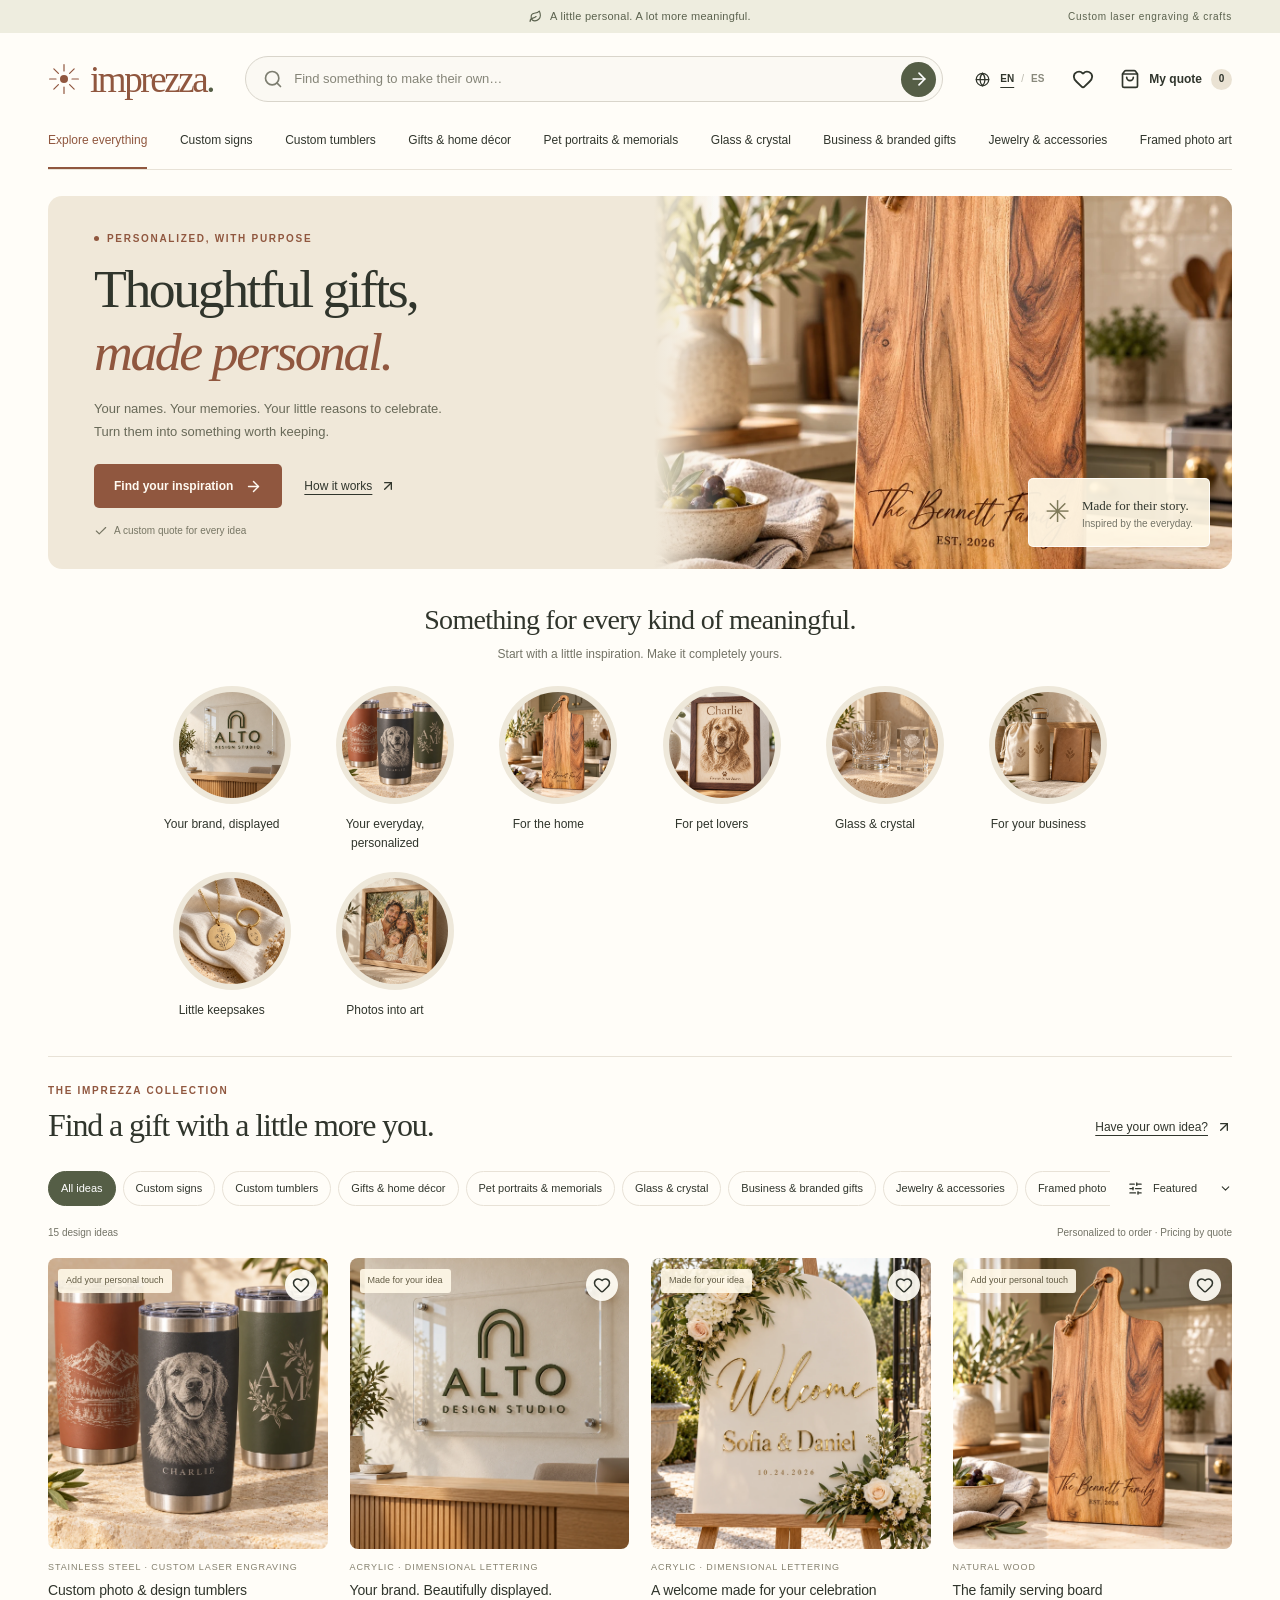
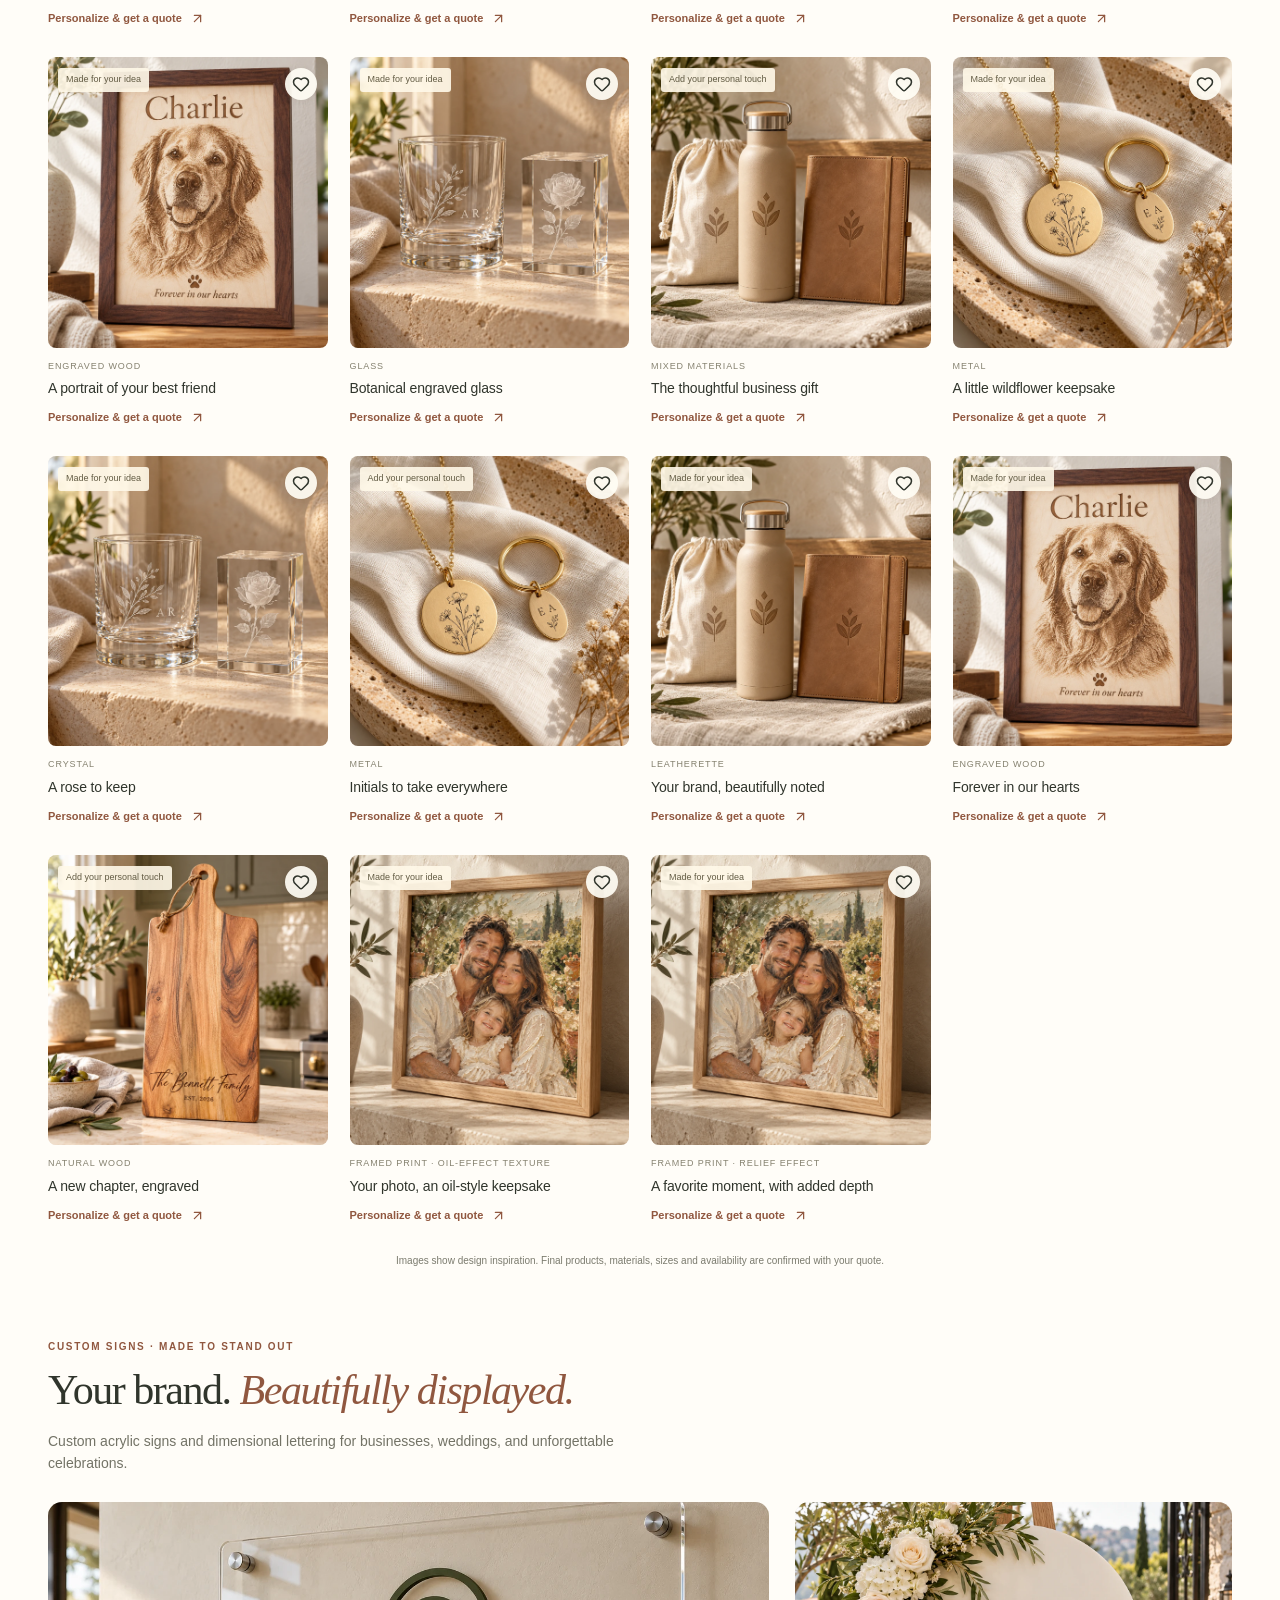
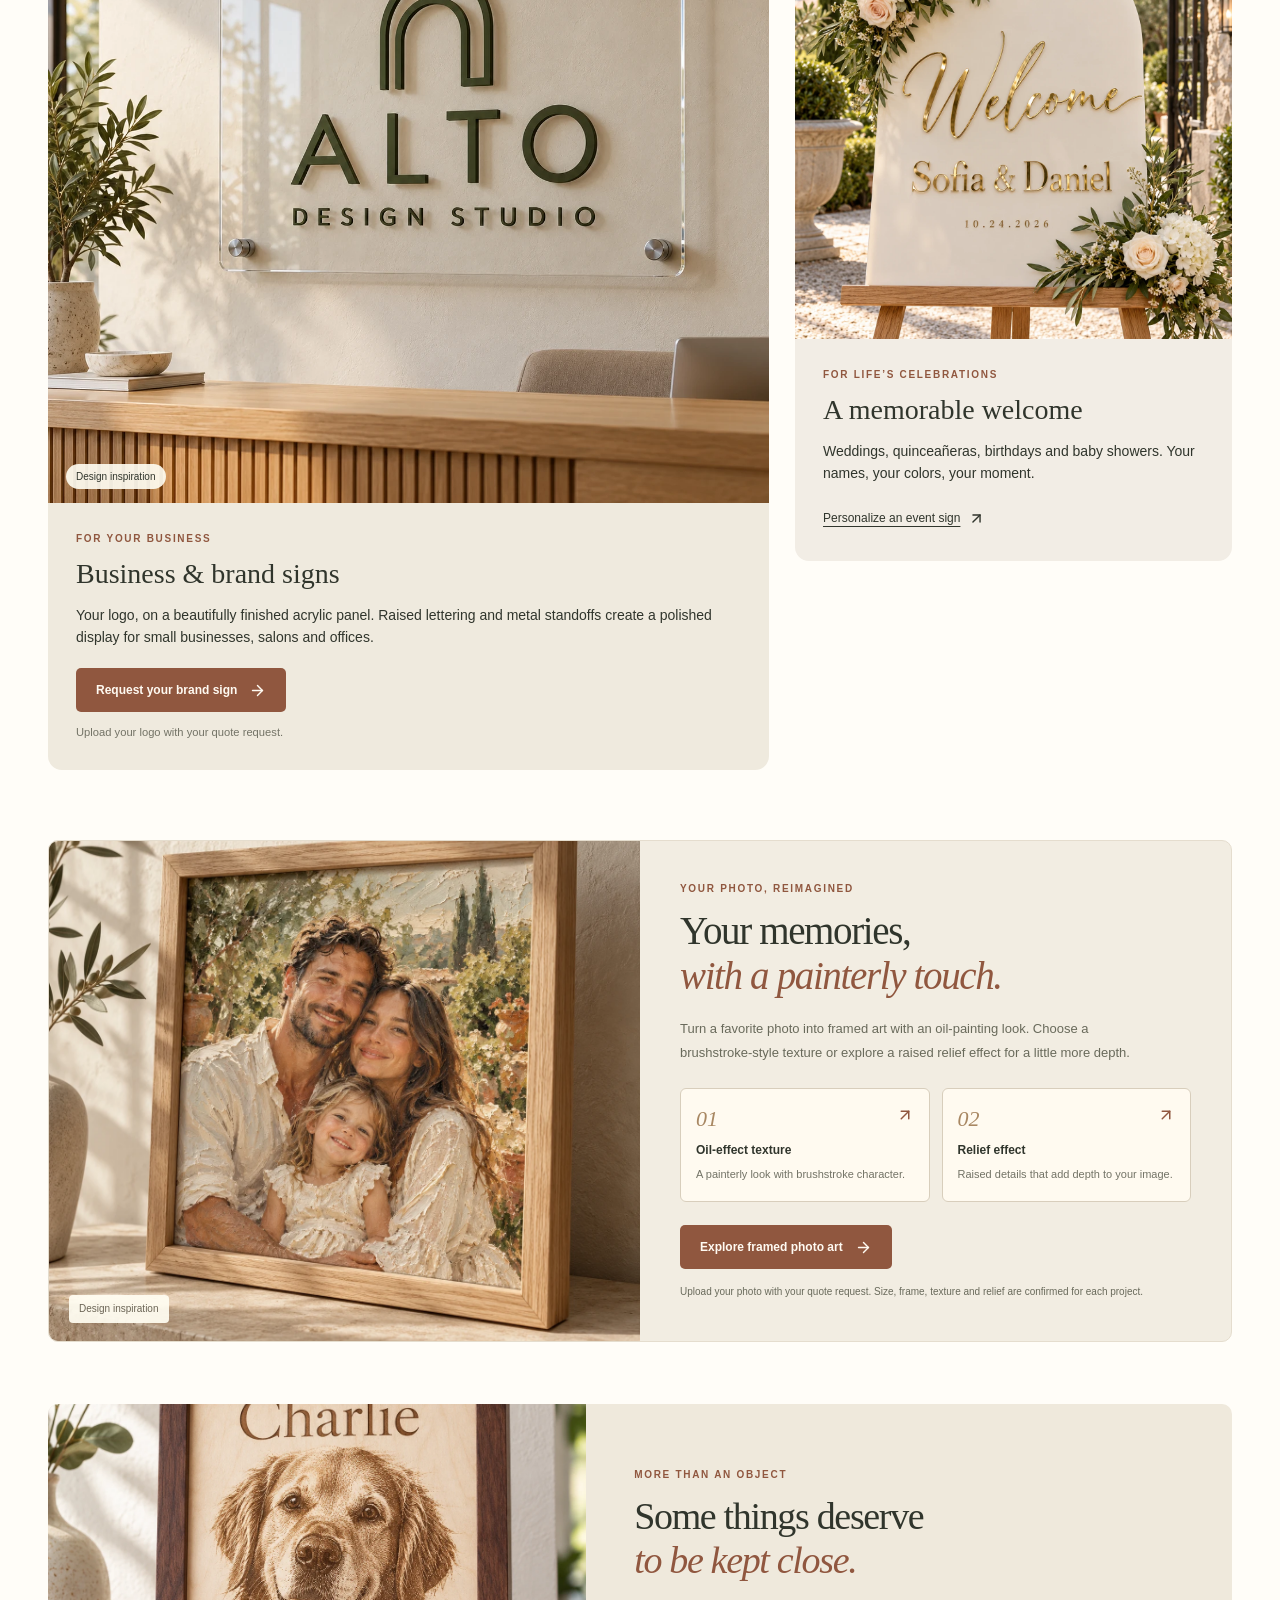
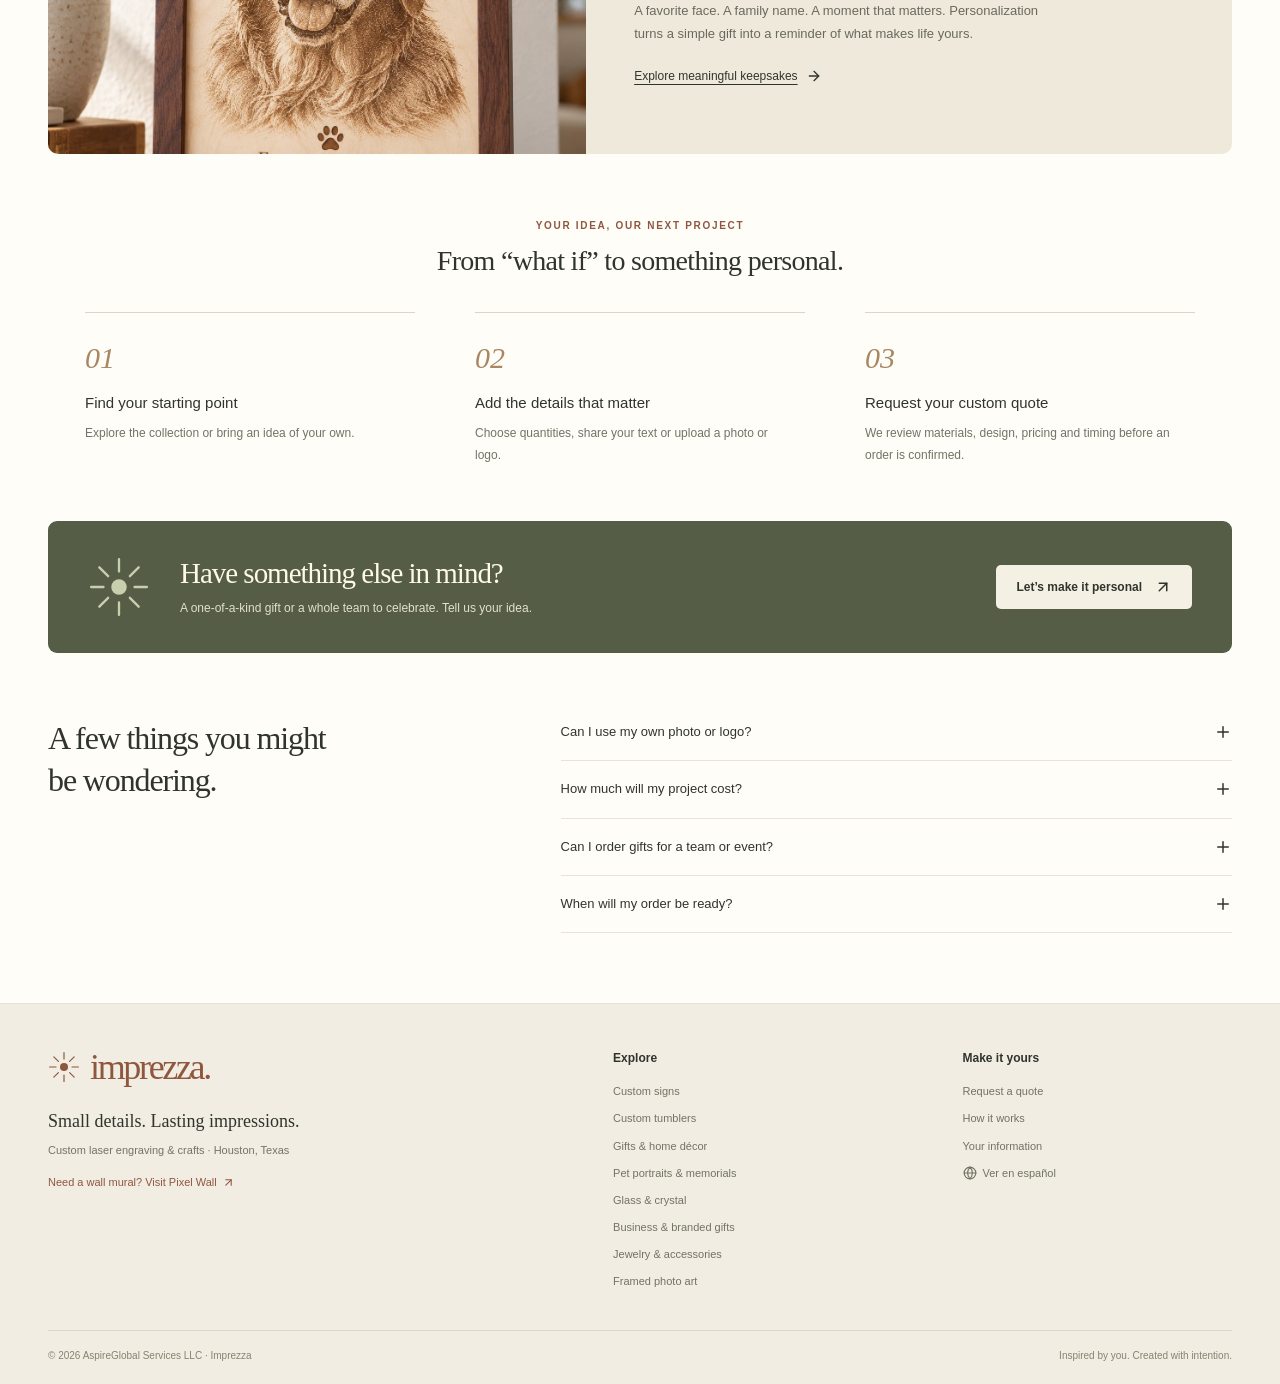
<file: index.html>
<!doctype html><html lang="en"><head><meta charset="utf-8"><meta name="viewport" content="width=device-width,initial-scale=1"><title>Imprezza | Personalized Gifts &amp; Photo Art in Houston</title><meta name="description" content="Thoughtful gifts, made personal. Explore custom laser engraving, pet portraits, glass keepsakes and framed photo art with oil-effect texture or relief. English and Spanish. Request a custom quote."><link rel="canonical" href="https://imprezza.art/"><meta property="og:title" content="Imprezza | Thoughtful gifts, made personal"><meta property="og:description" content="Custom engraving, meaningful keepsakes and framed photo art in Houston."><meta property="og:type" content="website"><meta property="og:url" content="https://imprezza.art/"><meta property="og:image" content="https://imprezza.art/img/og-imprezza.jpg"><meta name="twitter:card" content="summary_large_image"><meta name="theme-color" content="#f5f0e6"><link rel="icon" href="/favicon.svg" type="image/svg+xml"><link rel="apple-touch-icon" href="/apple-touch-icon.png"><link rel="stylesheet" href="/imprezza-assets/storefront.css"><script type="module" src="/imprezza-assets/storefront.js"></script></head><body><form name="custom-order" method="POST" action="/thanks.html" data-netlify="true" netlify-honeypot="bot-field" enctype="multipart/form-data" hidden><input name="form-name" value="custom-order"><input name="bot-field"><input name="site-language"><input name="name"><input name="email"><input name="phone"><input name="company"><input name="product"><input name="quantity"><input name="needed-by"><input name="engraving-text"><input name="delivery"><input name="notes"><input name="reference"><input name="selections"><input name="consent"><input type="file" name="attachment"><input type="file" name="attachment-2"><input type="file" name="attachment-3"></form><div id="app"><link rel="preload" as="image" href="/images/board.webp" fetchPriority="high"/><a href="#catalog" class="skip-link">Skip to the collection</a><div class="announcement"><svg xmlns="http://www.w3.org/2000/svg" width="13" height="13" viewBox="0 0 24 24" fill="none" stroke="currentColor" stroke-width="2" stroke-linecap="round" stroke-linejoin="round" class="lucide lucide-leaf" aria-hidden="true"><path d="M11 20A7 7 0 0 1 9.8 6.1C15.5 5 17 4.48 19 2c1 2 2 4.18 2 8 0 5.5-4.78 10-10 10Z"></path><path d="M2 21c0-3 1.85-5.36 5.08-6C9.5 14.52 12 13 13 12"></path></svg><span>A little personal. A lot more meaningful.</span><span class="announcement-right">Custom laser engraving &amp; crafts</span></div><header class="site-header"><div class="main-header container"><a href="/" class="brand" aria-label="Imprezza home"><svg viewBox="0 0 40 40" aria-hidden="true" class="sunmark"><path d="M20 2v8m0 20v8M2 20h8m20 0h8M7.3 7.3l5.7 5.7m14 14 5.7 5.7M7.3 32.7l5.7-5.7m14-14 5.7-5.7" fill="none" stroke="currentColor" stroke-width="1.5" stroke-linecap="round"></path><circle cx="20" cy="20" r="5" fill="currentColor"></circle></svg><span>imprezza<span class="brand-dot">.</span></span></a><form class="search-form" role="search"><svg xmlns="http://www.w3.org/2000/svg" width="20" height="20" viewBox="0 0 24 24" fill="none" stroke="currentColor" stroke-width="2" stroke-linecap="round" stroke-linejoin="round" class="lucide lucide-search" aria-hidden="true"><path d="m21 21-4.34-4.34"></path><circle cx="11" cy="11" r="8"></circle></svg><input aria-label="Search the collection" placeholder="Find something to make their own…" value=""/><button type="submit" class="search-submit" aria-label="Search"><svg xmlns="http://www.w3.org/2000/svg" width="20" height="20" viewBox="0 0 24 24" fill="none" stroke="currentColor" stroke-width="2" stroke-linecap="round" stroke-linejoin="round" class="lucide lucide-arrow-right" aria-hidden="true"><path d="M5 12h14"></path><path d="m12 5 7 7-7 7"></path></svg></button></form><div class="header-actions"><div class="language-switch" aria-label="Language / Idioma"><svg xmlns="http://www.w3.org/2000/svg" width="15" height="15" viewBox="0 0 24 24" fill="none" stroke="currentColor" stroke-width="2" stroke-linecap="round" stroke-linejoin="round" class="lucide lucide-globe" aria-hidden="true"><circle cx="12" cy="12" r="10"></circle><path d="M12 2a14.5 14.5 0 0 0 0 20 14.5 14.5 0 0 0 0-20"></path><path d="M2 12h20"></path></svg><button lang="en" aria-pressed="true" class="active">EN</button><span>/</span><button lang="es" aria-pressed="false" class="">ES</button></div><button class="icon-button favorites-header " title="Your favorites" aria-label="Your favorites" aria-pressed="false"><svg xmlns="http://www.w3.org/2000/svg" width="22" height="22" viewBox="0 0 24 24" fill="none" stroke="currentColor" stroke-width="2" stroke-linecap="round" stroke-linejoin="round" class="lucide lucide-heart" aria-hidden="true"><path d="M2 9.5a5.5 5.5 0 0 1 9.591-3.676.56.56 0 0 0 .818 0A5.49 5.49 0 0 1 22 9.5c0 2.29-1.5 4-3 5.5l-5.492 5.313a2 2 0 0 1-3 .019L5 15c-1.5-1.5-3-3.2-3-5.5"></path></svg></button><button class="quote-header" aria-label="Open your quote, 0 selections"><svg xmlns="http://www.w3.org/2000/svg" width="20" height="20" viewBox="0 0 24 24" fill="none" stroke="currentColor" stroke-width="2" stroke-linecap="round" stroke-linejoin="round" class="lucide lucide-shopping-bag" aria-hidden="true"><path d="M16 10a4 4 0 0 1-8 0"></path><path d="M3.103 6.034h17.794"></path><path d="M3.4 5.467a2 2 0 0 0-.4 1.2V20a2 2 0 0 0 2 2h14a2 2 0 0 0 2-2V6.667a2 2 0 0 0-.4-1.2l-2-2.667A2 2 0 0 0 17 2H7a2 2 0 0 0-1.6.8z"></path></svg><span>My quote</span><b>0</b></button></div></div><nav class="category-nav container" aria-label="Product categories"><button class="selected">Explore everything</button><button class="">Custom signs</button><button class="">Custom tumblers</button><button class="">Gifts &amp; home décor</button><button class="">Pet portraits &amp; memorials</button><button class="">Glass &amp; crystal</button><button class="">Business &amp; branded gifts</button><button class="">Jewelry &amp; accessories</button><button class="">Framed photo art</button></nav></header><main><section class="hero container" aria-labelledby="hero-title"><div class="hero-copy"><div class="eyebrow"><span></span>PERSONALIZED, WITH PURPOSE</div><h1 id="hero-title">Thoughtful gifts,<br/><em>made personal.</em></h1><p>Your names. Your memories. Your little reasons to celebrate. Turn them into something worth keeping.</p><div class="hero-buttons"><button class="button primary">Find your inspiration<svg xmlns="http://www.w3.org/2000/svg" width="17" height="17" viewBox="0 0 24 24" fill="none" stroke="currentColor" stroke-width="2" stroke-linecap="round" stroke-linejoin="round" class="lucide lucide-arrow-right" aria-hidden="true"><path d="M5 12h14"></path><path d="m12 5 7 7-7 7"></path></svg></button><button class="text-button">How it works<svg xmlns="http://www.w3.org/2000/svg" width="16" height="16" viewBox="0 0 24 24" fill="none" stroke="currentColor" stroke-width="2" stroke-linecap="round" stroke-linejoin="round" class="lucide lucide-arrow-up-right" aria-hidden="true"><path d="M7 7h10v10"></path><path d="M7 17 17 7"></path></svg></button></div><div class="hero-footnote"><svg xmlns="http://www.w3.org/2000/svg" width="14" height="14" viewBox="0 0 24 24" fill="none" stroke="currentColor" stroke-width="2" stroke-linecap="round" stroke-linejoin="round" class="lucide lucide-check" aria-hidden="true"><path d="M20 6 9 17l-5-5"></path></svg>A custom quote for every idea</div></div><div class="hero-photo"><img src="/images/board.webp" alt="Personalized family serving board in a warm kitchen" fetchPriority="high"/><div class="photo-label"><span class="label-star">✳</span><div>Made for their story.<small>Inspired by the everyday.</small></div></div></div></section><section class="categories-section container" aria-labelledby="category-heading"><div class="section-intro"><h2 id="category-heading">Something for every kind of meaningful.</h2><p>Start with a little inspiration. Make it completely yours.</p></div><div class="category-tiles"><button class="category-tile "><span class="category-image"><img src="/images/brand-sign.webp" alt="" loading="lazy"/></span><span>Your brand, displayed<svg xmlns="http://www.w3.org/2000/svg" width="14" height="14" viewBox="0 0 24 24" fill="none" stroke="currentColor" stroke-width="2" stroke-linecap="round" stroke-linejoin="round" class="lucide lucide-arrow-up-right" aria-hidden="true"><path d="M7 7h10v10"></path><path d="M7 17 17 7"></path></svg></span></button><button class="category-tile "><span class="category-image"><img src="/images/custom-tumblers.webp" alt="" loading="lazy"/></span><span>Your everyday, personalized<svg xmlns="http://www.w3.org/2000/svg" width="14" height="14" viewBox="0 0 24 24" fill="none" stroke="currentColor" stroke-width="2" stroke-linecap="round" stroke-linejoin="round" class="lucide lucide-arrow-up-right" aria-hidden="true"><path d="M7 7h10v10"></path><path d="M7 17 17 7"></path></svg></span></button><button class="category-tile "><span class="category-image"><img src="/images/board.webp" alt="" loading="lazy" style="object-position:center 68%"/></span><span>For the home<svg xmlns="http://www.w3.org/2000/svg" width="14" height="14" viewBox="0 0 24 24" fill="none" stroke="currentColor" stroke-width="2" stroke-linecap="round" stroke-linejoin="round" class="lucide lucide-arrow-up-right" aria-hidden="true"><path d="M7 7h10v10"></path><path d="M7 17 17 7"></path></svg></span></button><button class="category-tile "><span class="category-image"><img src="/images/pet.webp" alt="" loading="lazy"/></span><span>For pet lovers<svg xmlns="http://www.w3.org/2000/svg" width="14" height="14" viewBox="0 0 24 24" fill="none" stroke="currentColor" stroke-width="2" stroke-linecap="round" stroke-linejoin="round" class="lucide lucide-arrow-up-right" aria-hidden="true"><path d="M7 7h10v10"></path><path d="M7 17 17 7"></path></svg></span></button><button class="category-tile "><span class="category-image"><img src="/images/glass.webp" alt="" loading="lazy"/></span><span>Glass &amp; crystal<svg xmlns="http://www.w3.org/2000/svg" width="14" height="14" viewBox="0 0 24 24" fill="none" stroke="currentColor" stroke-width="2" stroke-linecap="round" stroke-linejoin="round" class="lucide lucide-arrow-up-right" aria-hidden="true"><path d="M7 7h10v10"></path><path d="M7 17 17 7"></path></svg></span></button><button class="category-tile "><span class="category-image"><img src="/images/business.webp" alt="" loading="lazy"/></span><span>For your business<svg xmlns="http://www.w3.org/2000/svg" width="14" height="14" viewBox="0 0 24 24" fill="none" stroke="currentColor" stroke-width="2" stroke-linecap="round" stroke-linejoin="round" class="lucide lucide-arrow-up-right" aria-hidden="true"><path d="M7 7h10v10"></path><path d="M7 17 17 7"></path></svg></span></button><button class="category-tile "><span class="category-image"><img src="/images/jewelry.webp" alt="" loading="lazy"/></span><span>Little keepsakes<svg xmlns="http://www.w3.org/2000/svg" width="14" height="14" viewBox="0 0 24 24" fill="none" stroke="currentColor" stroke-width="2" stroke-linecap="round" stroke-linejoin="round" class="lucide lucide-arrow-up-right" aria-hidden="true"><path d="M7 7h10v10"></path><path d="M7 17 17 7"></path></svg></span></button><button class="category-tile "><span class="category-image"><img src="/images/framed-photo-art.webp" alt="" loading="lazy"/></span><span>Photos into art<svg xmlns="http://www.w3.org/2000/svg" width="14" height="14" viewBox="0 0 24 24" fill="none" stroke="currentColor" stroke-width="2" stroke-linecap="round" stroke-linejoin="round" class="lucide lucide-arrow-up-right" aria-hidden="true"><path d="M7 7h10v10"></path><path d="M7 17 17 7"></path></svg></span></button></div></section><section id="catalog" class="catalog container" aria-labelledby="catalog-title"><div class="catalog-heading"><div><div class="eyebrow">THE IMPREZZA COLLECTION</div><h2 id="catalog-title">Find a gift with a little more you.</h2></div><button class="text-button">Have your own idea?<svg xmlns="http://www.w3.org/2000/svg" width="16" height="16" viewBox="0 0 24 24" fill="none" stroke="currentColor" stroke-width="2" stroke-linecap="round" stroke-linejoin="round" class="lucide lucide-arrow-up-right" aria-hidden="true"><path d="M7 7h10v10"></path><path d="M7 17 17 7"></path></svg></button></div><div class="catalog-tools"><div class="filter-pills" aria-label="Filter products"><button class="active">All ideas</button><button class="">Custom signs</button><button class="">Custom tumblers</button><button class="">Gifts &amp; home décor</button><button class="">Pet portraits &amp; memorials</button><button class="">Glass &amp; crystal</button><button class="">Business &amp; branded gifts</button><button class="">Jewelry &amp; accessories</button><button class="">Framed photo art</button></div><label class="sort-control"><svg xmlns="http://www.w3.org/2000/svg" width="15" height="15" viewBox="0 0 24 24" fill="none" stroke="currentColor" stroke-width="2" stroke-linecap="round" stroke-linejoin="round" class="lucide lucide-sliders-horizontal" aria-hidden="true"><path d="M10 5H3"></path><path d="M12 19H3"></path><path d="M14 3v4"></path><path d="M16 17v4"></path><path d="M21 12h-9"></path><path d="M21 19h-5"></path><path d="M21 5h-7"></path><path d="M8 10v4"></path><path d="M8 12H3"></path></svg><span class="sr-only">Sort products</span><select><option value="featured" selected="">Featured</option><option value="name">Name: A–Z</option></select><svg xmlns="http://www.w3.org/2000/svg" width="13" height="13" viewBox="0 0 24 24" fill="none" stroke="currentColor" stroke-width="2" stroke-linecap="round" stroke-linejoin="round" class="lucide lucide-chevron-down" aria-hidden="true"><path d="m6 9 6 6 6-6"></path></svg></label></div><div class="catalog-meta"><span aria-live="polite">15<!-- --> <!-- -->design ideas</span><span>Personalized to order · Pricing by quote</span></div><div class="product-grid"><article class="product-card"><div class="product-image-wrap"><a href="/products/custom-photo-design-tumbler" aria-label="Custom photo &amp; design tumblers"><img src="/images/custom-tumblers.webp" alt="Custom photo &amp; design tumblers — design inspiration" loading="lazy"/><span class="image-hover">Make it yours<svg xmlns="http://www.w3.org/2000/svg" width="16" height="16" viewBox="0 0 24 24" fill="none" stroke="currentColor" stroke-width="2" stroke-linecap="round" stroke-linejoin="round" class="lucide lucide-arrow-right" aria-hidden="true"><path d="M5 12h14"></path><path d="m12 5 7 7-7 7"></path></svg></span></a><span class="product-badge">Add your personal touch</span><button class="favorite-button " aria-label="Save Custom photo &amp; design tumblers" aria-pressed="false"><svg xmlns="http://www.w3.org/2000/svg" width="18" height="18" viewBox="0 0 24 24" fill="none" stroke="currentColor" stroke-width="2" stroke-linecap="round" stroke-linejoin="round" class="lucide lucide-heart" aria-hidden="true"><path d="M2 9.5a5.5 5.5 0 0 1 9.591-3.676.56.56 0 0 0 .818 0A5.49 5.49 0 0 1 22 9.5c0 2.29-1.5 4-3 5.5l-5.492 5.313a2 2 0 0 1-3 .019L5 15c-1.5-1.5-3-3.2-3-5.5"></path></svg></button></div><div class="product-content"><p class="product-material">Stainless steel · Custom laser engraving</p><h3><a href="/products/custom-photo-design-tumbler">Custom photo &amp; design tumblers</a></h3><button class="product-cta">Personalize &amp; get a quote<svg xmlns="http://www.w3.org/2000/svg" width="15" height="15" viewBox="0 0 24 24" fill="none" stroke="currentColor" stroke-width="2" stroke-linecap="round" stroke-linejoin="round" class="lucide lucide-arrow-up-right" aria-hidden="true"><path d="M7 7h10v10"></path><path d="M7 17 17 7"></path></svg></button></div></article><article class="product-card"><div class="product-image-wrap"><a href="/products/custom-acrylic-logo-brand-sign" aria-label="Your brand. Beautifully displayed."><img src="/images/brand-sign.webp" alt="Your brand. Beautifully displayed. — design inspiration" loading="lazy"/><span class="image-hover">Make it yours<svg xmlns="http://www.w3.org/2000/svg" width="16" height="16" viewBox="0 0 24 24" fill="none" stroke="currentColor" stroke-width="2" stroke-linecap="round" stroke-linejoin="round" class="lucide lucide-arrow-right" aria-hidden="true"><path d="M5 12h14"></path><path d="m12 5 7 7-7 7"></path></svg></span></a><span class="product-badge">Made for your idea</span><button class="favorite-button " aria-label="Save Your brand. Beautifully displayed." aria-pressed="false"><svg xmlns="http://www.w3.org/2000/svg" width="18" height="18" viewBox="0 0 24 24" fill="none" stroke="currentColor" stroke-width="2" stroke-linecap="round" stroke-linejoin="round" class="lucide lucide-heart" aria-hidden="true"><path d="M2 9.5a5.5 5.5 0 0 1 9.591-3.676.56.56 0 0 0 .818 0A5.49 5.49 0 0 1 22 9.5c0 2.29-1.5 4-3 5.5l-5.492 5.313a2 2 0 0 1-3 .019L5 15c-1.5-1.5-3-3.2-3-5.5"></path></svg></button></div><div class="product-content"><p class="product-material">Acrylic · Dimensional lettering</p><h3><a href="/products/custom-acrylic-logo-brand-sign">Your brand. Beautifully displayed.</a></h3><button class="product-cta">Personalize &amp; get a quote<svg xmlns="http://www.w3.org/2000/svg" width="15" height="15" viewBox="0 0 24 24" fill="none" stroke="currentColor" stroke-width="2" stroke-linecap="round" stroke-linejoin="round" class="lucide lucide-arrow-up-right" aria-hidden="true"><path d="M7 7h10v10"></path><path d="M7 17 17 7"></path></svg></button></div></article><article class="product-card"><div class="product-image-wrap"><a href="/products/personalized-wedding-celebration-sign" aria-label="A welcome made for your celebration"><img src="/images/event-sign.webp" alt="A welcome made for your celebration — design inspiration" loading="lazy"/><span class="image-hover">Make it yours<svg xmlns="http://www.w3.org/2000/svg" width="16" height="16" viewBox="0 0 24 24" fill="none" stroke="currentColor" stroke-width="2" stroke-linecap="round" stroke-linejoin="round" class="lucide lucide-arrow-right" aria-hidden="true"><path d="M5 12h14"></path><path d="m12 5 7 7-7 7"></path></svg></span></a><span class="product-badge">Made for your idea</span><button class="favorite-button " aria-label="Save A welcome made for your celebration" aria-pressed="false"><svg xmlns="http://www.w3.org/2000/svg" width="18" height="18" viewBox="0 0 24 24" fill="none" stroke="currentColor" stroke-width="2" stroke-linecap="round" stroke-linejoin="round" class="lucide lucide-heart" aria-hidden="true"><path d="M2 9.5a5.5 5.5 0 0 1 9.591-3.676.56.56 0 0 0 .818 0A5.49 5.49 0 0 1 22 9.5c0 2.29-1.5 4-3 5.5l-5.492 5.313a2 2 0 0 1-3 .019L5 15c-1.5-1.5-3-3.2-3-5.5"></path></svg></button></div><div class="product-content"><p class="product-material">Acrylic · Dimensional lettering</p><h3><a href="/products/personalized-wedding-celebration-sign">A welcome made for your celebration</a></h3><button class="product-cta">Personalize &amp; get a quote<svg xmlns="http://www.w3.org/2000/svg" width="15" height="15" viewBox="0 0 24 24" fill="none" stroke="currentColor" stroke-width="2" stroke-linecap="round" stroke-linejoin="round" class="lucide lucide-arrow-up-right" aria-hidden="true"><path d="M7 7h10v10"></path><path d="M7 17 17 7"></path></svg></button></div></article><article class="product-card"><div class="product-image-wrap"><a href="/products/personalized-family-serving-board" aria-label="The family serving board"><img src="/images/board.webp" alt="The family serving board — design inspiration" loading="lazy" style="object-position:center 65%"/><span class="image-hover">Make it yours<svg xmlns="http://www.w3.org/2000/svg" width="16" height="16" viewBox="0 0 24 24" fill="none" stroke="currentColor" stroke-width="2" stroke-linecap="round" stroke-linejoin="round" class="lucide lucide-arrow-right" aria-hidden="true"><path d="M5 12h14"></path><path d="m12 5 7 7-7 7"></path></svg></span></a><span class="product-badge">Add your personal touch</span><button class="favorite-button " aria-label="Save The family serving board" aria-pressed="false"><svg xmlns="http://www.w3.org/2000/svg" width="18" height="18" viewBox="0 0 24 24" fill="none" stroke="currentColor" stroke-width="2" stroke-linecap="round" stroke-linejoin="round" class="lucide lucide-heart" aria-hidden="true"><path d="M2 9.5a5.5 5.5 0 0 1 9.591-3.676.56.56 0 0 0 .818 0A5.49 5.49 0 0 1 22 9.5c0 2.29-1.5 4-3 5.5l-5.492 5.313a2 2 0 0 1-3 .019L5 15c-1.5-1.5-3-3.2-3-5.5"></path></svg></button></div><div class="product-content"><p class="product-material">Natural wood</p><h3><a href="/products/personalized-family-serving-board">The family serving board</a></h3><button class="product-cta">Personalize &amp; get a quote<svg xmlns="http://www.w3.org/2000/svg" width="15" height="15" viewBox="0 0 24 24" fill="none" stroke="currentColor" stroke-width="2" stroke-linecap="round" stroke-linejoin="round" class="lucide lucide-arrow-up-right" aria-hidden="true"><path d="M7 7h10v10"></path><path d="M7 17 17 7"></path></svg></button></div></article><article class="product-card"><div class="product-image-wrap"><a href="/products/engraved-pet-portrait" aria-label="A portrait of your best friend"><img src="/images/pet.webp" alt="A portrait of your best friend — design inspiration" loading="lazy"/><span class="image-hover">Make it yours<svg xmlns="http://www.w3.org/2000/svg" width="16" height="16" viewBox="0 0 24 24" fill="none" stroke="currentColor" stroke-width="2" stroke-linecap="round" stroke-linejoin="round" class="lucide lucide-arrow-right" aria-hidden="true"><path d="M5 12h14"></path><path d="m12 5 7 7-7 7"></path></svg></span></a><span class="product-badge">Made for your idea</span><button class="favorite-button " aria-label="Save A portrait of your best friend" aria-pressed="false"><svg xmlns="http://www.w3.org/2000/svg" width="18" height="18" viewBox="0 0 24 24" fill="none" stroke="currentColor" stroke-width="2" stroke-linecap="round" stroke-linejoin="round" class="lucide lucide-heart" aria-hidden="true"><path d="M2 9.5a5.5 5.5 0 0 1 9.591-3.676.56.56 0 0 0 .818 0A5.49 5.49 0 0 1 22 9.5c0 2.29-1.5 4-3 5.5l-5.492 5.313a2 2 0 0 1-3 .019L5 15c-1.5-1.5-3-3.2-3-5.5"></path></svg></button></div><div class="product-content"><p class="product-material">Engraved wood</p><h3><a href="/products/engraved-pet-portrait">A portrait of your best friend</a></h3><button class="product-cta">Personalize &amp; get a quote<svg xmlns="http://www.w3.org/2000/svg" width="15" height="15" viewBox="0 0 24 24" fill="none" stroke="currentColor" stroke-width="2" stroke-linecap="round" stroke-linejoin="round" class="lucide lucide-arrow-up-right" aria-hidden="true"><path d="M7 7h10v10"></path><path d="M7 17 17 7"></path></svg></button></div></article><article class="product-card"><div class="product-image-wrap"><a href="/products/botanical-engraved-glass" aria-label="Botanical engraved glass"><img src="/images/glass.webp" alt="Botanical engraved glass — design inspiration" loading="lazy"/><span class="image-hover">Make it yours<svg xmlns="http://www.w3.org/2000/svg" width="16" height="16" viewBox="0 0 24 24" fill="none" stroke="currentColor" stroke-width="2" stroke-linecap="round" stroke-linejoin="round" class="lucide lucide-arrow-right" aria-hidden="true"><path d="M5 12h14"></path><path d="m12 5 7 7-7 7"></path></svg></span></a><span class="product-badge">Made for your idea</span><button class="favorite-button " aria-label="Save Botanical engraved glass" aria-pressed="false"><svg xmlns="http://www.w3.org/2000/svg" width="18" height="18" viewBox="0 0 24 24" fill="none" stroke="currentColor" stroke-width="2" stroke-linecap="round" stroke-linejoin="round" class="lucide lucide-heart" aria-hidden="true"><path d="M2 9.5a5.5 5.5 0 0 1 9.591-3.676.56.56 0 0 0 .818 0A5.49 5.49 0 0 1 22 9.5c0 2.29-1.5 4-3 5.5l-5.492 5.313a2 2 0 0 1-3 .019L5 15c-1.5-1.5-3-3.2-3-5.5"></path></svg></button></div><div class="product-content"><p class="product-material">Glass</p><h3><a href="/products/botanical-engraved-glass">Botanical engraved glass</a></h3><button class="product-cta">Personalize &amp; get a quote<svg xmlns="http://www.w3.org/2000/svg" width="15" height="15" viewBox="0 0 24 24" fill="none" stroke="currentColor" stroke-width="2" stroke-linecap="round" stroke-linejoin="round" class="lucide lucide-arrow-up-right" aria-hidden="true"><path d="M7 7h10v10"></path><path d="M7 17 17 7"></path></svg></button></div></article><article class="product-card"><div class="product-image-wrap"><a href="/products/personalized-business-gift-set" aria-label="The thoughtful business gift"><img src="/images/business.webp" alt="The thoughtful business gift — design inspiration" loading="lazy"/><span class="image-hover">Make it yours<svg xmlns="http://www.w3.org/2000/svg" width="16" height="16" viewBox="0 0 24 24" fill="none" stroke="currentColor" stroke-width="2" stroke-linecap="round" stroke-linejoin="round" class="lucide lucide-arrow-right" aria-hidden="true"><path d="M5 12h14"></path><path d="m12 5 7 7-7 7"></path></svg></span></a><span class="product-badge">Add your personal touch</span><button class="favorite-button " aria-label="Save The thoughtful business gift" aria-pressed="false"><svg xmlns="http://www.w3.org/2000/svg" width="18" height="18" viewBox="0 0 24 24" fill="none" stroke="currentColor" stroke-width="2" stroke-linecap="round" stroke-linejoin="round" class="lucide lucide-heart" aria-hidden="true"><path d="M2 9.5a5.5 5.5 0 0 1 9.591-3.676.56.56 0 0 0 .818 0A5.49 5.49 0 0 1 22 9.5c0 2.29-1.5 4-3 5.5l-5.492 5.313a2 2 0 0 1-3 .019L5 15c-1.5-1.5-3-3.2-3-5.5"></path></svg></button></div><div class="product-content"><p class="product-material">Mixed materials</p><h3><a href="/products/personalized-business-gift-set">The thoughtful business gift</a></h3><button class="product-cta">Personalize &amp; get a quote<svg xmlns="http://www.w3.org/2000/svg" width="15" height="15" viewBox="0 0 24 24" fill="none" stroke="currentColor" stroke-width="2" stroke-linecap="round" stroke-linejoin="round" class="lucide lucide-arrow-up-right" aria-hidden="true"><path d="M7 7h10v10"></path><path d="M7 17 17 7"></path></svg></button></div></article><article class="product-card"><div class="product-image-wrap"><a href="/products/wildflower-personalized-pendant" aria-label="A little wildflower keepsake"><img src="/images/jewelry.webp" alt="A little wildflower keepsake — design inspiration" loading="lazy"/><span class="image-hover">Make it yours<svg xmlns="http://www.w3.org/2000/svg" width="16" height="16" viewBox="0 0 24 24" fill="none" stroke="currentColor" stroke-width="2" stroke-linecap="round" stroke-linejoin="round" class="lucide lucide-arrow-right" aria-hidden="true"><path d="M5 12h14"></path><path d="m12 5 7 7-7 7"></path></svg></span></a><span class="product-badge">Made for your idea</span><button class="favorite-button " aria-label="Save A little wildflower keepsake" aria-pressed="false"><svg xmlns="http://www.w3.org/2000/svg" width="18" height="18" viewBox="0 0 24 24" fill="none" stroke="currentColor" stroke-width="2" stroke-linecap="round" stroke-linejoin="round" class="lucide lucide-heart" aria-hidden="true"><path d="M2 9.5a5.5 5.5 0 0 1 9.591-3.676.56.56 0 0 0 .818 0A5.49 5.49 0 0 1 22 9.5c0 2.29-1.5 4-3 5.5l-5.492 5.313a2 2 0 0 1-3 .019L5 15c-1.5-1.5-3-3.2-3-5.5"></path></svg></button></div><div class="product-content"><p class="product-material">Metal</p><h3><a href="/products/wildflower-personalized-pendant">A little wildflower keepsake</a></h3><button class="product-cta">Personalize &amp; get a quote<svg xmlns="http://www.w3.org/2000/svg" width="15" height="15" viewBox="0 0 24 24" fill="none" stroke="currentColor" stroke-width="2" stroke-linecap="round" stroke-linejoin="round" class="lucide lucide-arrow-up-right" aria-hidden="true"><path d="M7 7h10v10"></path><path d="M7 17 17 7"></path></svg></button></div></article><article class="product-card"><div class="product-image-wrap"><a href="/products/crystal-rose-keepsake" aria-label="A rose to keep"><img src="/images/glass.webp" alt="A rose to keep — design inspiration" loading="lazy" style="object-position:75% center"/><span class="image-hover">Make it yours<svg xmlns="http://www.w3.org/2000/svg" width="16" height="16" viewBox="0 0 24 24" fill="none" stroke="currentColor" stroke-width="2" stroke-linecap="round" stroke-linejoin="round" class="lucide lucide-arrow-right" aria-hidden="true"><path d="M5 12h14"></path><path d="m12 5 7 7-7 7"></path></svg></span></a><span class="product-badge">Made for your idea</span><button class="favorite-button " aria-label="Save A rose to keep" aria-pressed="false"><svg xmlns="http://www.w3.org/2000/svg" width="18" height="18" viewBox="0 0 24 24" fill="none" stroke="currentColor" stroke-width="2" stroke-linecap="round" stroke-linejoin="round" class="lucide lucide-heart" aria-hidden="true"><path d="M2 9.5a5.5 5.5 0 0 1 9.591-3.676.56.56 0 0 0 .818 0A5.49 5.49 0 0 1 22 9.5c0 2.29-1.5 4-3 5.5l-5.492 5.313a2 2 0 0 1-3 .019L5 15c-1.5-1.5-3-3.2-3-5.5"></path></svg></button></div><div class="product-content"><p class="product-material">Crystal</p><h3><a href="/products/crystal-rose-keepsake">A rose to keep</a></h3><button class="product-cta">Personalize &amp; get a quote<svg xmlns="http://www.w3.org/2000/svg" width="15" height="15" viewBox="0 0 24 24" fill="none" stroke="currentColor" stroke-width="2" stroke-linecap="round" stroke-linejoin="round" class="lucide lucide-arrow-up-right" aria-hidden="true"><path d="M7 7h10v10"></path><path d="M7 17 17 7"></path></svg></button></div></article><article class="product-card"><div class="product-image-wrap"><a href="/products/personalized-initial-keyring" aria-label="Initials to take everywhere"><img src="/images/jewelry.webp" alt="Initials to take everywhere — design inspiration" loading="lazy" style="object-position:70% 65%"/><span class="image-hover">Make it yours<svg xmlns="http://www.w3.org/2000/svg" width="16" height="16" viewBox="0 0 24 24" fill="none" stroke="currentColor" stroke-width="2" stroke-linecap="round" stroke-linejoin="round" class="lucide lucide-arrow-right" aria-hidden="true"><path d="M5 12h14"></path><path d="m12 5 7 7-7 7"></path></svg></span></a><span class="product-badge">Add your personal touch</span><button class="favorite-button " aria-label="Save Initials to take everywhere" aria-pressed="false"><svg xmlns="http://www.w3.org/2000/svg" width="18" height="18" viewBox="0 0 24 24" fill="none" stroke="currentColor" stroke-width="2" stroke-linecap="round" stroke-linejoin="round" class="lucide lucide-heart" aria-hidden="true"><path d="M2 9.5a5.5 5.5 0 0 1 9.591-3.676.56.56 0 0 0 .818 0A5.49 5.49 0 0 1 22 9.5c0 2.29-1.5 4-3 5.5l-5.492 5.313a2 2 0 0 1-3 .019L5 15c-1.5-1.5-3-3.2-3-5.5"></path></svg></button></div><div class="product-content"><p class="product-material">Metal</p><h3><a href="/products/personalized-initial-keyring">Initials to take everywhere</a></h3><button class="product-cta">Personalize &amp; get a quote<svg xmlns="http://www.w3.org/2000/svg" width="15" height="15" viewBox="0 0 24 24" fill="none" stroke="currentColor" stroke-width="2" stroke-linecap="round" stroke-linejoin="round" class="lucide lucide-arrow-up-right" aria-hidden="true"><path d="M7 7h10v10"></path><path d="M7 17 17 7"></path></svg></button></div></article><article class="product-card"><div class="product-image-wrap"><a href="/products/custom-branded-journal" aria-label="Your brand, beautifully noted"><img src="/images/business.webp" alt="Your brand, beautifully noted — design inspiration" loading="lazy" style="object-position:70% center"/><span class="image-hover">Make it yours<svg xmlns="http://www.w3.org/2000/svg" width="16" height="16" viewBox="0 0 24 24" fill="none" stroke="currentColor" stroke-width="2" stroke-linecap="round" stroke-linejoin="round" class="lucide lucide-arrow-right" aria-hidden="true"><path d="M5 12h14"></path><path d="m12 5 7 7-7 7"></path></svg></span></a><span class="product-badge">Made for your idea</span><button class="favorite-button " aria-label="Save Your brand, beautifully noted" aria-pressed="false"><svg xmlns="http://www.w3.org/2000/svg" width="18" height="18" viewBox="0 0 24 24" fill="none" stroke="currentColor" stroke-width="2" stroke-linecap="round" stroke-linejoin="round" class="lucide lucide-heart" aria-hidden="true"><path d="M2 9.5a5.5 5.5 0 0 1 9.591-3.676.56.56 0 0 0 .818 0A5.49 5.49 0 0 1 22 9.5c0 2.29-1.5 4-3 5.5l-5.492 5.313a2 2 0 0 1-3 .019L5 15c-1.5-1.5-3-3.2-3-5.5"></path></svg></button></div><div class="product-content"><p class="product-material">Leatherette</p><h3><a href="/products/custom-branded-journal">Your brand, beautifully noted</a></h3><button class="product-cta">Personalize &amp; get a quote<svg xmlns="http://www.w3.org/2000/svg" width="15" height="15" viewBox="0 0 24 24" fill="none" stroke="currentColor" stroke-width="2" stroke-linecap="round" stroke-linejoin="round" class="lucide lucide-arrow-up-right" aria-hidden="true"><path d="M7 7h10v10"></path><path d="M7 17 17 7"></path></svg></button></div></article><article class="product-card"><div class="product-image-wrap"><a href="/products/personalized-pet-memorial" aria-label="Forever in our hearts"><img src="/images/pet.webp" alt="Forever in our hearts — design inspiration" loading="lazy" style="object-position:center 65%"/><span class="image-hover">Make it yours<svg xmlns="http://www.w3.org/2000/svg" width="16" height="16" viewBox="0 0 24 24" fill="none" stroke="currentColor" stroke-width="2" stroke-linecap="round" stroke-linejoin="round" class="lucide lucide-arrow-right" aria-hidden="true"><path d="M5 12h14"></path><path d="m12 5 7 7-7 7"></path></svg></span></a><span class="product-badge">Made for your idea</span><button class="favorite-button " aria-label="Save Forever in our hearts" aria-pressed="false"><svg xmlns="http://www.w3.org/2000/svg" width="18" height="18" viewBox="0 0 24 24" fill="none" stroke="currentColor" stroke-width="2" stroke-linecap="round" stroke-linejoin="round" class="lucide lucide-heart" aria-hidden="true"><path d="M2 9.5a5.5 5.5 0 0 1 9.591-3.676.56.56 0 0 0 .818 0A5.49 5.49 0 0 1 22 9.5c0 2.29-1.5 4-3 5.5l-5.492 5.313a2 2 0 0 1-3 .019L5 15c-1.5-1.5-3-3.2-3-5.5"></path></svg></button></div><div class="product-content"><p class="product-material">Engraved wood</p><h3><a href="/products/personalized-pet-memorial">Forever in our hearts</a></h3><button class="product-cta">Personalize &amp; get a quote<svg xmlns="http://www.w3.org/2000/svg" width="15" height="15" viewBox="0 0 24 24" fill="none" stroke="currentColor" stroke-width="2" stroke-linecap="round" stroke-linejoin="round" class="lucide lucide-arrow-up-right" aria-hidden="true"><path d="M7 7h10v10"></path><path d="M7 17 17 7"></path></svg></button></div></article><article class="product-card"><div class="product-image-wrap"><a href="/products/personalized-wedding-serving-board" aria-label="A new chapter, engraved"><img src="/images/board.webp" alt="A new chapter, engraved — design inspiration" loading="lazy" style="object-position:center 78%"/><span class="image-hover">Make it yours<svg xmlns="http://www.w3.org/2000/svg" width="16" height="16" viewBox="0 0 24 24" fill="none" stroke="currentColor" stroke-width="2" stroke-linecap="round" stroke-linejoin="round" class="lucide lucide-arrow-right" aria-hidden="true"><path d="M5 12h14"></path><path d="m12 5 7 7-7 7"></path></svg></span></a><span class="product-badge">Add your personal touch</span><button class="favorite-button " aria-label="Save A new chapter, engraved" aria-pressed="false"><svg xmlns="http://www.w3.org/2000/svg" width="18" height="18" viewBox="0 0 24 24" fill="none" stroke="currentColor" stroke-width="2" stroke-linecap="round" stroke-linejoin="round" class="lucide lucide-heart" aria-hidden="true"><path d="M2 9.5a5.5 5.5 0 0 1 9.591-3.676.56.56 0 0 0 .818 0A5.49 5.49 0 0 1 22 9.5c0 2.29-1.5 4-3 5.5l-5.492 5.313a2 2 0 0 1-3 .019L5 15c-1.5-1.5-3-3.2-3-5.5"></path></svg></button></div><div class="product-content"><p class="product-material">Natural wood</p><h3><a href="/products/personalized-wedding-serving-board">A new chapter, engraved</a></h3><button class="product-cta">Personalize &amp; get a quote<svg xmlns="http://www.w3.org/2000/svg" width="15" height="15" viewBox="0 0 24 24" fill="none" stroke="currentColor" stroke-width="2" stroke-linecap="round" stroke-linejoin="round" class="lucide lucide-arrow-up-right" aria-hidden="true"><path d="M7 7h10v10"></path><path d="M7 17 17 7"></path></svg></button></div></article><article class="product-card"><div class="product-image-wrap"><a href="/products/oil-effect-textured-photo-frame" aria-label="Your photo, an oil-style keepsake"><img src="/images/framed-photo-art.webp" alt="Your photo, an oil-style keepsake — design inspiration" loading="lazy"/><span class="image-hover">Make it yours<svg xmlns="http://www.w3.org/2000/svg" width="16" height="16" viewBox="0 0 24 24" fill="none" stroke="currentColor" stroke-width="2" stroke-linecap="round" stroke-linejoin="round" class="lucide lucide-arrow-right" aria-hidden="true"><path d="M5 12h14"></path><path d="m12 5 7 7-7 7"></path></svg></span></a><span class="product-badge">Made for your idea</span><button class="favorite-button " aria-label="Save Your photo, an oil-style keepsake" aria-pressed="false"><svg xmlns="http://www.w3.org/2000/svg" width="18" height="18" viewBox="0 0 24 24" fill="none" stroke="currentColor" stroke-width="2" stroke-linecap="round" stroke-linejoin="round" class="lucide lucide-heart" aria-hidden="true"><path d="M2 9.5a5.5 5.5 0 0 1 9.591-3.676.56.56 0 0 0 .818 0A5.49 5.49 0 0 1 22 9.5c0 2.29-1.5 4-3 5.5l-5.492 5.313a2 2 0 0 1-3 .019L5 15c-1.5-1.5-3-3.2-3-5.5"></path></svg></button></div><div class="product-content"><p class="product-material">Framed print · Oil-effect texture</p><h3><a href="/products/oil-effect-textured-photo-frame">Your photo, an oil-style keepsake</a></h3><button class="product-cta">Personalize &amp; get a quote<svg xmlns="http://www.w3.org/2000/svg" width="15" height="15" viewBox="0 0 24 24" fill="none" stroke="currentColor" stroke-width="2" stroke-linecap="round" stroke-linejoin="round" class="lucide lucide-arrow-up-right" aria-hidden="true"><path d="M7 7h10v10"></path><path d="M7 17 17 7"></path></svg></button></div></article><article class="product-card"><div class="product-image-wrap"><a href="/products/relief-effect-framed-photo-art" aria-label="A favorite moment, with added depth"><img src="/images/framed-photo-art.webp" alt="A favorite moment, with added depth — design inspiration" loading="lazy" style="object-position:center 58%"/><span class="image-hover">Make it yours<svg xmlns="http://www.w3.org/2000/svg" width="16" height="16" viewBox="0 0 24 24" fill="none" stroke="currentColor" stroke-width="2" stroke-linecap="round" stroke-linejoin="round" class="lucide lucide-arrow-right" aria-hidden="true"><path d="M5 12h14"></path><path d="m12 5 7 7-7 7"></path></svg></span></a><span class="product-badge">Made for your idea</span><button class="favorite-button " aria-label="Save A favorite moment, with added depth" aria-pressed="false"><svg xmlns="http://www.w3.org/2000/svg" width="18" height="18" viewBox="0 0 24 24" fill="none" stroke="currentColor" stroke-width="2" stroke-linecap="round" stroke-linejoin="round" class="lucide lucide-heart" aria-hidden="true"><path d="M2 9.5a5.5 5.5 0 0 1 9.591-3.676.56.56 0 0 0 .818 0A5.49 5.49 0 0 1 22 9.5c0 2.29-1.5 4-3 5.5l-5.492 5.313a2 2 0 0 1-3 .019L5 15c-1.5-1.5-3-3.2-3-5.5"></path></svg></button></div><div class="product-content"><p class="product-material">Framed print · Relief effect</p><h3><a href="/products/relief-effect-framed-photo-art">A favorite moment, with added depth</a></h3><button class="product-cta">Personalize &amp; get a quote<svg xmlns="http://www.w3.org/2000/svg" width="15" height="15" viewBox="0 0 24 24" fill="none" stroke="currentColor" stroke-width="2" stroke-linecap="round" stroke-linejoin="round" class="lucide lucide-arrow-up-right" aria-hidden="true"><path d="M7 7h10v10"></path><path d="M7 17 17 7"></path></svg></button></div></article></div><p class="inspiration-note">Images show design inspiration. Final products, materials, sizes and availability are confirmed with your quote.</p></section><section id="custom-signs" class="signs-section container" aria-labelledby="signs-heading"><div class="signs-heading"><span class="eyebrow">CUSTOM SIGNS · MADE TO STAND OUT</span><h2 id="signs-heading">Your brand.<!-- --> <em>Beautifully displayed.</em></h2><p>Custom acrylic signs and dimensional lettering for businesses, weddings, and unforgettable celebrations.</p></div><div class="signs-grid"><article class="brand-sign-feature"><button class="sign-photo" aria-label="Explore business and brand signs"><img src="/images/brand-sign.webp" alt="Raised logo on a clear acrylic panel with metal standoffs — design inspiration" loading="lazy"/><span>Design inspiration</span></button><div class="sign-copy"><span class="eyebrow">FOR YOUR BUSINESS</span><h3>Business &amp; brand signs</h3><p>Your logo, on a beautifully finished acrylic panel. Raised lettering and metal standoffs create a polished display for small businesses, salons and offices.</p><button class="button primary">Request your brand sign<svg xmlns="http://www.w3.org/2000/svg" width="17" height="17" viewBox="0 0 24 24" fill="none" stroke="currentColor" stroke-width="2" stroke-linecap="round" stroke-linejoin="round" class="lucide lucide-arrow-right" aria-hidden="true"><path d="M5 12h14"></path><path d="m12 5 7 7-7 7"></path></svg></button><small>Upload your logo with your quote request.</small></div></article><article class="event-sign-feature"><button class="sign-photo" aria-label="Explore wedding and celebration signs"><img src="/images/event-sign.webp" alt="Ivory acrylic wedding welcome sign with raised gold lettering — design inspiration" loading="lazy"/></button><div class="sign-copy"><span class="eyebrow">FOR LIFE’S CELEBRATIONS</span><h3>A memorable welcome</h3><p>Weddings, quinceañeras, birthdays and baby showers. Your names, your colors, your moment.</p><button class="text-button">Personalize an event sign<svg xmlns="http://www.w3.org/2000/svg" width="17" height="17" viewBox="0 0 24 24" fill="none" stroke="currentColor" stroke-width="2" stroke-linecap="round" stroke-linejoin="round" class="lucide lucide-arrow-up-right" aria-hidden="true"><path d="M7 7h10v10"></path><path d="M7 17 17 7"></path></svg></button></div></article></div></section><section id="framed-photo-art" class="framed-art-section container" aria-labelledby="framed-art-heading"><div class="framed-art-image"><img src="/images/framed-photo-art.webp" alt="Framed family photo with an oil-painting look and brushstroke texture — design inspiration" loading="lazy"/><span>Design inspiration</span></div><div class="framed-art-copy"><span class="eyebrow">YOUR PHOTO, REIMAGINED</span><h2 id="framed-art-heading">Your memories,<br/><em>with a painterly touch.</em></h2><p>Turn a favorite photo into framed art with an oil-painting look. Choose a brushstroke-style texture or explore a raised relief effect for a little more depth.</p><div class="frame-finish-options"><button><span>01</span><strong>Oil-effect texture</strong><small>A painterly look with brushstroke character.</small><svg xmlns="http://www.w3.org/2000/svg" width="18" height="18" viewBox="0 0 24 24" fill="none" stroke="currentColor" stroke-width="2" stroke-linecap="round" stroke-linejoin="round" class="lucide lucide-arrow-up-right" aria-hidden="true"><path d="M7 7h10v10"></path><path d="M7 17 17 7"></path></svg></button><button><span>02</span><strong>Relief effect</strong><small>Raised details that add depth to your image.</small><svg xmlns="http://www.w3.org/2000/svg" width="18" height="18" viewBox="0 0 24 24" fill="none" stroke="currentColor" stroke-width="2" stroke-linecap="round" stroke-linejoin="round" class="lucide lucide-arrow-up-right" aria-hidden="true"><path d="M7 7h10v10"></path><path d="M7 17 17 7"></path></svg></button></div><button class="button primary">Explore framed photo art<svg xmlns="http://www.w3.org/2000/svg" width="17" height="17" viewBox="0 0 24 24" fill="none" stroke="currentColor" stroke-width="2" stroke-linecap="round" stroke-linejoin="round" class="lucide lucide-arrow-right" aria-hidden="true"><path d="M5 12h14"></path><path d="m12 5 7 7-7 7"></path></svg></button><p class="frame-finish-note">Upload your photo with your quote request. Size, frame, texture and relief are confirmed for each project.</p></div></section><section class="story-band container"><div class="story-image"><img src="/images/pet.webp" alt="Engraved portrait keepsake of a golden retriever" loading="lazy"/></div><div class="story-copy"><span class="eyebrow">MORE THAN AN OBJECT</span><h2>Some things deserve<br/><em>to be kept close.</em></h2><p>A favorite face. A family name. A moment that matters. Personalization turns a simple gift into a reminder of what makes life yours.</p><button class="text-button">Explore meaningful keepsakes<svg xmlns="http://www.w3.org/2000/svg" width="16" height="16" viewBox="0 0 24 24" fill="none" stroke="currentColor" stroke-width="2" stroke-linecap="round" stroke-linejoin="round" class="lucide lucide-arrow-right" aria-hidden="true"><path d="M5 12h14"></path><path d="m12 5 7 7-7 7"></path></svg></button></div></section><section id="how-it-works" class="process-section container"><div class="section-intro"><span class="eyebrow">YOUR IDEA, OUR NEXT PROJECT</span><h2>From “what if” to something personal.</h2></div><div class="process-grid"><div class="process-step"><span class="step-number">0<!-- -->1</span><h3>Find your starting point</h3><p>Explore the collection or bring an idea of your own.</p></div><div class="process-step"><span class="step-number">0<!-- -->2</span><h3>Add the details that matter</h3><p>Choose quantities, share your text or upload a photo or logo.</p></div><div class="process-step"><span class="step-number">0<!-- -->3</span><h3>Request your custom quote</h3><p>We review materials, design, pricing and timing before an order is confirmed.</p></div></div></section><section class="custom-banner container"><svg viewBox="0 0 40 40" aria-hidden="true" class="sunmark"><path d="M20 2v8m0 20v8M2 20h8m20 0h8M7.3 7.3l5.7 5.7m14 14 5.7 5.7M7.3 32.7l5.7-5.7m14-14 5.7-5.7" fill="none" stroke="currentColor" stroke-width="1.5" stroke-linecap="round"></path><circle cx="20" cy="20" r="5" fill="currentColor"></circle></svg><div><h2>Have something else in mind?</h2><p>A one-of-a-kind gift or a whole team to celebrate. Tell us your idea.</p></div><button class="button light">Let’s make it personal<svg xmlns="http://www.w3.org/2000/svg" width="18" height="18" viewBox="0 0 24 24" fill="none" stroke="currentColor" stroke-width="2" stroke-linecap="round" stroke-linejoin="round" class="lucide lucide-arrow-up-right" aria-hidden="true"><path d="M7 7h10v10"></path><path d="M7 17 17 7"></path></svg></button></section><section class="faq-section container"><h2>A few things you might be wondering.</h2><div class="faq-list"><details><summary>Can I use my own photo or logo?<svg xmlns="http://www.w3.org/2000/svg" width="18" height="18" viewBox="0 0 24 24" fill="none" stroke="currentColor" stroke-width="2" stroke-linecap="round" stroke-linejoin="round" class="lucide lucide-plus" aria-hidden="true"><path d="M5 12h14"></path><path d="M12 5v14"></path></svg></summary><p>Yes. Add up to three artwork files to your quote request. We will review the image quality and the design’s suitability for your chosen material.</p></details><details><summary>How much will my project cost?<svg xmlns="http://www.w3.org/2000/svg" width="18" height="18" viewBox="0 0 24 24" fill="none" stroke="currentColor" stroke-width="2" stroke-linecap="round" stroke-linejoin="round" class="lucide lucide-plus" aria-hidden="true"><path d="M5 12h14"></path><path d="M12 5v14"></path></svg></summary><p>Each project is quoted individually. Material, size, design complexity and quantity help determine the price. Requesting a quote does not place an order or require a payment.</p></details><details><summary>Can I order gifts for a team or event?<svg xmlns="http://www.w3.org/2000/svg" width="18" height="18" viewBox="0 0 24 24" fill="none" stroke="currentColor" stroke-width="2" stroke-linecap="round" stroke-linejoin="round" class="lucide lucide-plus" aria-hidden="true"><path d="M5 12h14"></path><path d="M12 5v14"></path></svg></summary><p>Absolutely. Include your quantity, occasion and preferred date. Product availability, packaging and timing will be discussed as part of your quote.</p></details><details><summary>When will my order be ready?<svg xmlns="http://www.w3.org/2000/svg" width="18" height="18" viewBox="0 0 24 24" fill="none" stroke="currentColor" stroke-width="2" stroke-linecap="round" stroke-linejoin="round" class="lucide lucide-plus" aria-hidden="true"><path d="M5 12h14"></path><path d="M12 5v14"></path></svg></summary><p>Production and delivery dates are confirmed after reviewing your project. Share any deadline in your request so it can be considered before you commit.</p></details></div></section></main><footer><div class="footer-main container"><div><a href="/" class="brand footer-brand"><svg viewBox="0 0 40 40" aria-hidden="true" class="sunmark"><path d="M20 2v8m0 20v8M2 20h8m20 0h8M7.3 7.3l5.7 5.7m14 14 5.7 5.7M7.3 32.7l5.7-5.7m14-14 5.7-5.7" fill="none" stroke="currentColor" stroke-width="1.5" stroke-linecap="round"></path><circle cx="20" cy="20" r="5" fill="currentColor"></circle></svg><span>imprezza.</span></a><p>Small details. Lasting impressions.</p><span>Custom laser engraving &amp; crafts · Houston, Texas</span><a class="sister-site" href="https://pixel-wall.art">Need a wall mural? Visit Pixel Wall<svg xmlns="http://www.w3.org/2000/svg" width="13" height="13" viewBox="0 0 24 24" fill="none" stroke="currentColor" stroke-width="2" stroke-linecap="round" stroke-linejoin="round" class="lucide lucide-arrow-up-right" aria-hidden="true"><path d="M7 7h10v10"></path><path d="M7 17 17 7"></path></svg></a></div><div class="footer-links"><strong>Explore</strong><button>Custom signs</button><button>Custom tumblers</button><button>Gifts &amp; home décor</button><button>Pet portraits &amp; memorials</button><button>Glass &amp; crystal</button><button>Business &amp; branded gifts</button><button>Jewelry &amp; accessories</button><button>Framed photo art</button></div><div class="footer-links"><strong>Make it yours</strong><button>Request a quote</button><button>How it works</button><button>Your information</button><button><svg xmlns="http://www.w3.org/2000/svg" width="14" height="14" viewBox="0 0 24 24" fill="none" stroke="currentColor" stroke-width="2" stroke-linecap="round" stroke-linejoin="round" class="lucide lucide-globe" aria-hidden="true"><circle cx="12" cy="12" r="10"></circle><path d="M12 2a14.5 14.5 0 0 0 0 20 14.5 14.5 0 0 0 0-20"></path><path d="M2 12h20"></path></svg>Ver en español</button></div></div><div class="footer-bottom container"><span>© <!-- -->2026<!-- --> AspireGlobal Services LLC · Imprezza</span><span>Inspired by you. Created with intention.</span></div></footer></div><noscript><p style="padding:24px">Enable JavaScript to personalize products and request a quote. / Activa JavaScript para personalizar productos y solicitar una cotización.</p></noscript></body></html>
</file>
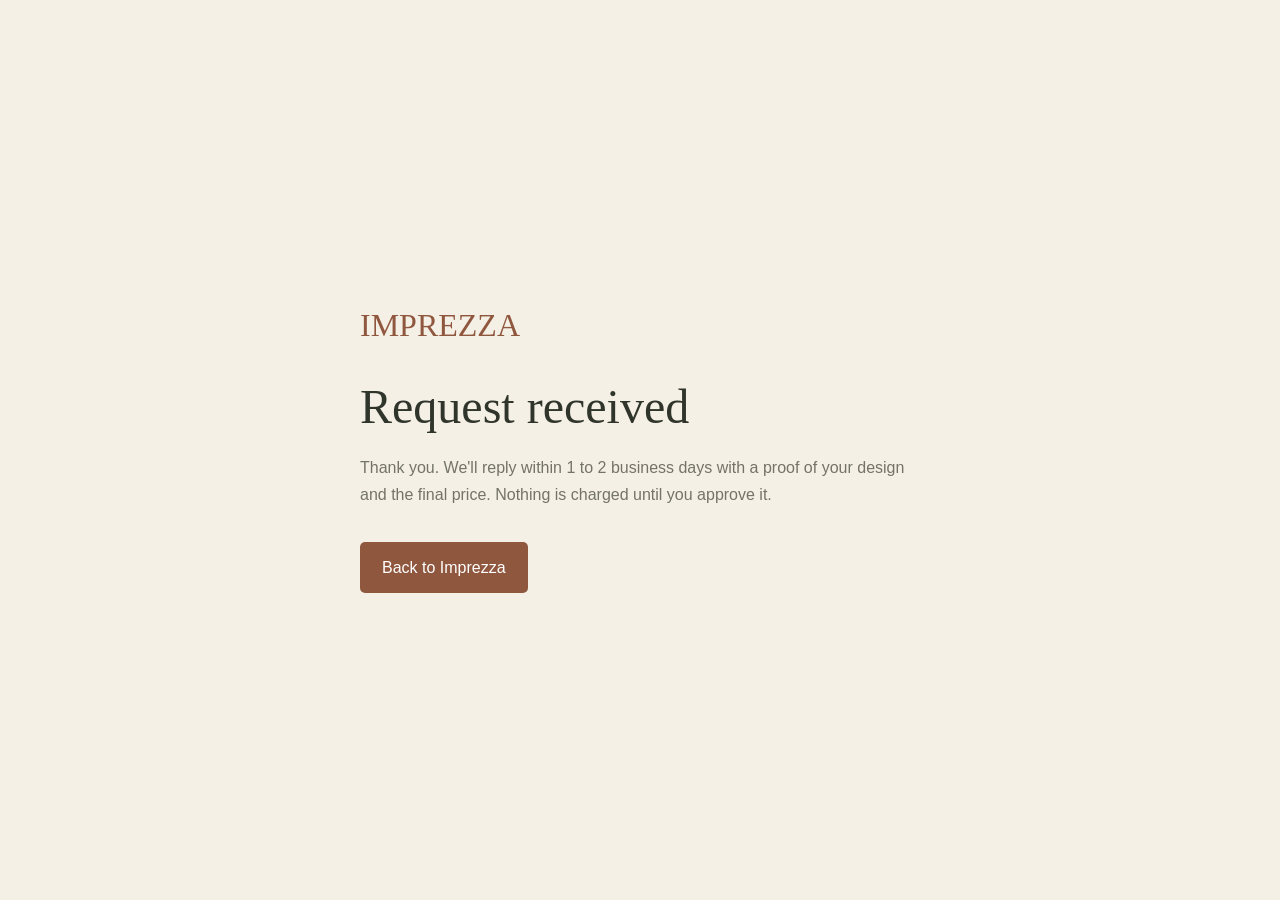
<file: thanks.html>
<!doctype html>
<html lang="en">
<head>
<meta charset="utf-8">
<meta name="viewport" content="width=device-width, initial-scale=1">
<meta name="robots" content="noindex">
<title>Request received | Imprezza</title>
<link rel="icon" href="/favicon.svg" type="image/svg+xml">



<style>*{box-sizing:border-box}body{margin:0;min-height:100vh;display:grid;place-items:center;background:#f5f0e6;color:#30352c;font:16px/1.7 Arial,sans-serif;padding:30px}main{max-width:560px}.brand{font:32px Georgia,serif;color:#90573f;text-decoration:none}h1{font:48px Georgia,serif;margin:35px 0 20px}p{color:#737366}a.btn{display:inline-block;background:#90573f;color:white;padding:12px 22px;border-radius:5px;text-decoration:none;margin-top:18px}:focus-visible{outline:2px solid #90573f;outline-offset:4px}</style>
</head>
<body>
<main>
  <a class="brand" href="/">IMPREZZA</a>
  <h1 id="h">Request received</h1>
  <p id="p">Thank you. We'll reply within 1 to 2 business days with a proof of your design and the final price. Nothing is charged until you approve it.</p>
  <a class="btn" id="b" href="/">Back to Imprezza</a>
</main>
<script>
(function(){
  var lang = 'en';
  try { lang = localStorage.getItem('imprezza-language') || localStorage.getItem('imprezza-lang') || lang; } catch(e){}
  if (lang === 'es') {
    document.documentElement.lang = 'es';
    document.title = 'Pedido recibido | Imprezza';
    document.getElementById('h').textContent = 'Pedido recibido';
    document.getElementById('p').textContent = 'Gracias. Te respondemos en 1 a 2 días hábiles con una prueba de tu diseño y el precio final. No se cobra nada hasta que lo apruebes.';
    document.getElementById('b').textContent = 'Volver a Imprezza';
  }
})();
</script>
</body>
</html>
</file>
<file: imprezza-assets/storefront.css>
*,:after,:before,::backdrop,::file-selector-button{box-sizing:border-box;margin:0;padding:0;border:0 solid}html,:host{line-height:1.5;-webkit-text-size-adjust:100%;tab-size:4;font-family:--theme(--default-font-family,ui-sans-serif,system-ui,sans-serif,"Apple Color Emoji","Segoe UI Emoji","Segoe UI Symbol","Noto Color Emoji");font-feature-settings:--theme(--default-font-feature-settings,normal);font-variation-settings:--theme(--default-font-variation-settings,normal);-webkit-tap-highlight-color:transparent}hr{height:0;color:inherit;border-top-width:1px}abbr:where([title]){-webkit-text-decoration:underline dotted;text-decoration:underline dotted}h1,h2,h3,h4,h5,h6{font-size:inherit;font-weight:inherit}a{color:inherit;-webkit-text-decoration:inherit;text-decoration:inherit}b,strong{font-weight:bolder}code,kbd,samp,pre{font-family:--theme(--default-mono-font-family,ui-monospace,SFMono-Regular,Menlo,Monaco,Consolas,"Liberation Mono","Courier New",monospace);font-feature-settings:--theme(--default-mono-font-feature-settings,normal);font-variation-settings:--theme(--default-mono-font-variation-settings,normal);font-size:1em}small{font-size:80%}sub,sup{font-size:75%;line-height:0;position:relative;vertical-align:baseline}sub{bottom:-.25em}sup{top:-.5em}table{text-indent:0;border-color:inherit;border-collapse:collapse}:-moz-focusring{outline:auto}progress{vertical-align:baseline}summary{display:list-item}ol,ul,menu{list-style:none}img,svg,video,canvas,audio,iframe,embed,object{display:block;vertical-align:middle}img,video{max-width:100%;height:auto}button,input,select,optgroup,textarea,::file-selector-button{font:inherit;font-feature-settings:inherit;font-variation-settings:inherit;letter-spacing:inherit;color:inherit;border-radius:0;background-color:transparent;opacity:1}:where(select:is([multiple],[size])) optgroup{font-weight:bolder}:where(select:is([multiple],[size])) optgroup option{padding-inline-start:20px}::file-selector-button{margin-inline-end:4px}::placeholder{opacity:1}@supports (not (-webkit-appearance: -apple-pay-button)) or (contain-intrinsic-size: 1px){::placeholder{color:color-mix(in oklab,currentcolor 50%,transparent)}}textarea{resize:vertical}::-webkit-search-decoration{-webkit-appearance:none}::-webkit-date-and-time-value{min-height:1lh;text-align:inherit}::-webkit-datetime-edit{display:inline-flex}::-webkit-datetime-edit-fields-wrapper{padding:0}::-webkit-datetime-edit,::-webkit-datetime-edit-year-field,::-webkit-datetime-edit-month-field,::-webkit-datetime-edit-day-field,::-webkit-datetime-edit-hour-field,::-webkit-datetime-edit-minute-field,::-webkit-datetime-edit-second-field,::-webkit-datetime-edit-millisecond-field,::-webkit-datetime-edit-meridiem-field{padding-block:0}::-webkit-calendar-picker-indicator{line-height:1}:-moz-ui-invalid{box-shadow:none}button,input:where([type=button],[type=reset],[type=submit]),::file-selector-button{appearance:button}::-webkit-inner-spin-button,::-webkit-outer-spin-button{height:auto}[hidden]:where(:not([hidden=until-found])){display:none!important}:root{--paper:#fffdf8;--cream:#f5f0e6;--sand:#eae2d3;--line:#e8e2d7;--ink:#30352c;--muted:#737366;--accent:#90573f;--accent-dark:#75432f;--olive:#555e46;--serif:Georgia,"Times New Roman",serif}*{box-sizing:border-box}html{scroll-behavior:smooth;scroll-padding-top:30px}body{margin:0;background:var(--paper);color:var(--ink);font-family:Arial,Helvetica,sans-serif;font-size:14px;line-height:1.55;-webkit-font-smoothing:antialiased}button,input,select,textarea{font:inherit}button,a,input,select,textarea{-webkit-tap-highlight-color:transparent}button{cursor:pointer}button:disabled{cursor:not-allowed;opacity:.55}button{border:0;background:none;color:inherit}a{color:inherit;text-decoration:none}img{display:block;max-width:100%}svg{flex-shrink:0}button:focus-visible,a:focus-visible,summary:focus-visible,input:focus-visible,select:focus-visible,textarea:focus-visible{outline:2px solid var(--accent);outline-offset:4px}h1,h2,h3,p{margin:0}h1,h2{font-family:var(--serif);font-weight:400;line-height:1.17;letter-spacing:-.035em}h3{line-height:1.35}em{font-weight:400}input,textarea,select{color:var(--ink)}.container{width:min(1320px,calc(100% - 96px));margin-inline:auto}.sr-only{position:absolute;width:1px;height:1px;padding:0;margin:-1px;overflow:hidden;clip:rect(0,0,0,0);white-space:nowrap;border:0}.skip-link{position:fixed;z-index:100;top:-80px;left:16px;padding:12px 18px;background:var(--ink);color:#fff;border-radius:8px}.skip-link:focus{top:12px}.announcement{min-height:33px;display:flex;gap:8px;justify-content:center;align-items:center;background:#eeeddf;color:#5b624e;font-size:11px;letter-spacing:.025em;padding:6px 24px;position:relative}.announcement-right{position:absolute;right:48px;font-size:10px;letter-spacing:.07em}.site-header{background:var(--paper)}.main-header{height:92px;display:flex;align-items:center;gap:32px}.brand{display:inline-flex;align-items:center;gap:10px;color:var(--accent);font-family:var(--serif);font-size:37px;letter-spacing:-.065em;line-height:1;white-space:nowrap}.sunmark{width:32px;height:32px}.brand-dot{color:var(--olive)}.search-form{height:46px;display:flex;align-items:center;gap:11px;border:1px solid #d9d5cb;border-radius:28px;padding:5px 6px 5px 17px;flex:1;min-width:120px;background:#fbf9f3}.search-form>svg{color:#7d7e70}.search-form input{border:0;outline:0!important;background:transparent;flex:1;min-width:20px;font-size:13px;box-shadow:none}.search-form input::placeholder{color:#858578}.search-submit{width:35px;height:35px;border-radius:50%;display:grid;place-items:center;background:var(--olive);color:#fff}.search-submit:hover{background:#39422e}.search-clear{display:flex;align-items:center;justify-content:center;padding:3px}.header-actions{display:flex;align-items:center;gap:19px}.language-switch{display:flex;align-items:center;gap:5px;font-size:10px;white-space:nowrap}.language-switch svg{margin-right:3px}.language-switch button{padding:6px 2px;color:#89897c;font-weight:600}.language-switch button.active{color:var(--ink);text-decoration:underline;text-underline-offset:5px}.language-switch span{color:#b9b7ab}.icon-button{display:inline-flex;align-items:center;justify-content:center;width:36px;height:36px;border-radius:50%;position:relative}.icon-button:hover{background:var(--cream)}.small-dot{position:absolute;right:3px;top:4px;width:6px;height:6px;border-radius:50%;background:var(--accent)}.quote-header{display:flex;align-items:center;gap:9px;font-size:12px;white-space:nowrap;font-weight:600;padding:7px 0}.quote-header b{background:var(--sand);min-width:21px;height:21px;display:grid;place-items:center;border-radius:50%;font-size:10px;font-weight:600}.category-nav{display:flex;justify-content:space-between;gap:20px;border-bottom:1px solid var(--line);height:45px;overflow:auto;scrollbar-width:none}.category-nav::-webkit-scrollbar{display:none}.category-nav button{padding:0 0 14px;white-space:nowrap;font-size:12px;position:relative}.category-nav button:after{content:"";position:absolute;left:0;right:0;bottom:0;height:2px;background:var(--accent);transform:scaleX(0);transition:transform .2s}.category-nav button:hover:after,.category-nav button.selected:after{transform:scaleX(1)}.category-nav button.selected{color:var(--accent)}.hero{margin-top:26px;background:#f0e8d9;display:grid;grid-template-columns:1.05fr 1fr;min-height:350px;border-radius:14px;overflow:hidden}.hero-copy{padding:35px 20px 30px 46px;position:relative;z-index:1}.eyebrow{font-size:10px;letter-spacing:.17em;font-weight:600;color:var(--accent);display:flex;align-items:center;gap:8px;line-height:1.5}.eyebrow>span{height:5px;width:5px;background:currentColor;border-radius:50%}.hero h1{font-size:clamp(38px,4.2vw,57px);margin:12px 0 14px;letter-spacing:-.045em}.hero h1 em{color:var(--accent)}.hero-copy>p{font-size:13px;color:#686958;max-width:375px;line-height:1.75}.hero-buttons{display:flex;align-items:center;gap:22px;margin-top:21px}.button{display:inline-flex;justify-content:center;align-items:center;gap:12px;min-height:44px;padding:12px 20px;border-radius:5px;font-size:12px;font-weight:600;line-height:1.4;transition:background .18s,transform .18s}.button.primary{background:var(--accent);color:#fffaf2}.button.primary:hover{background:var(--accent-dark);transform:translateY(-1px)}.button.secondary{border:1px solid #bbbcae;background:transparent}.button.light{background:#f5f0e4;color:var(--ink)}.button.light:hover{background:#fff}.text-button{display:inline-flex;align-items:center;justify-content:center;gap:8px;font-size:12px;text-decoration:underline;text-underline-offset:4px;padding:5px 0}.text-button:hover{color:var(--accent)}.hero-footnote{display:flex;align-items:center;gap:6px;color:#777664;font-size:10px;margin-top:15px}.hero-photo{position:relative;min-width:0;overflow:hidden}.hero-photo:before{position:absolute;z-index:1;content:"";inset:0 auto 0 0;width:80px;background:linear-gradient(90deg,#f0e8d9,transparent)}.hero-photo>img{width:100%;height:100%;object-fit:cover;object-position:50% 68%;position:absolute}.photo-label{position:absolute;z-index:2;bottom:22px;right:22px;border:1px solid #fffc;padding:10px 16px;background:#fff8e6ed;border-radius:5px;display:flex;gap:12px;align-items:center;font-size:13px;font-family:var(--serif);box-shadow:0 4px 20px #533d2310}.label-star{font-size:30px;color:#7e7959}.photo-label small{font:10px Arial,sans-serif;display:block;color:var(--muted);margin-top:2px}.categories-section{padding-top:35px;padding-bottom:36px}.section-intro{text-align:center}.section-intro h2{font-size:28px;letter-spacing:-.025em}.section-intro p{font-size:12px;color:var(--muted);margin-top:8px}.section-intro .eyebrow{justify-content:center;margin-bottom:12px}.category-tiles{display:grid;grid-template-columns:repeat(6,minmax(0,1fr));gap:20px;max-width:960px;margin:23px auto 0}.category-tile{text-align:center;padding:0;display:flex;flex-direction:column;align-items:center;gap:11px}.category-image{width:118px;height:118px;border-radius:50%;padding:5px;border:1px solid transparent;transition:border-color .2s,transform .2s;background:#eee8da}.category-image img{width:100%;height:100%;object-fit:cover;border-radius:50%}.category-tile>span:last-child{display:flex;gap:6px;justify-content:center;align-items:center;font-size:12px}.category-tile>span:last-child svg{opacity:0;transition:opacity .2s}.category-tile:hover .category-image,.category-tile.active .category-image{border-color:var(--accent);transform:translateY(-3px)}.category-tile:hover svg{opacity:1}.catalog{padding-top:26px;border-top:1px solid var(--line);scroll-margin-top:20px}.catalog-heading{display:flex;justify-content:space-between;align-items:flex-end;gap:20px}.catalog-heading h2{font-size:32px;margin-top:9px}.catalog-heading>.text-button{white-space:nowrap;margin-bottom:3px}.catalog-tools{margin-top:24px;display:flex;align-items:center;gap:18px;justify-content:space-between}.filter-pills{display:flex;gap:7px;overflow:auto;scrollbar-width:none;padding:3px 0}.filter-pills button{border:1px solid var(--line);border-radius:25px;padding:8px 12px;font-size:11px;white-space:nowrap;background:transparent}.filter-pills button:hover{border-color:var(--olive)}.filter-pills button.active{background:var(--olive);color:#fff;border-color:var(--olive)}.sort-control{display:flex;align-items:center;gap:5px;flex-shrink:0;white-space:nowrap;font-size:11px}.sort-control select{appearance:none;background:transparent;border:0;padding:5px;cursor:pointer;max-width:120px}.catalog-meta{display:flex;justify-content:space-between;gap:12px;font-size:10px;color:var(--muted);margin:16px 0 17px}.product-grid{display:grid;grid-template-columns:repeat(4,minmax(0,1fr));column-gap:22px;row-gap:30px}.product-card{min-width:0}.product-image-wrap{position:relative;aspect-ratio:1 / 1.04;border-radius:8px;overflow:hidden;background:var(--cream)}.product-image-wrap>a{display:block;width:100%;height:100%}.product-image-wrap img{width:100%;height:100%;object-fit:cover;transition:transform .45s cubic-bezier(.2,.7,.4,1)}.product-card:hover .product-image-wrap img{transform:scale(1.035)}.favorite-button{width:32px;height:32px;border-radius:50%;background:#fffdf5ec;display:grid;place-items:center;position:absolute;right:11px;top:11px;box-shadow:0 2px 8px #33211210}.favorite-button:hover{background:#fff}.is-saved{color:var(--accent)}.is-saved svg{fill:#aa674025}.product-badge{position:absolute;left:10px;top:11px;background:#fff9e8e8;color:#625b43;font-size:9px;padding:5px 8px;border-radius:3px;max-width:calc(100% - 59px);white-space:nowrap;overflow:hidden;text-overflow:ellipsis;pointer-events:none}.image-hover{display:flex;position:absolute;bottom:0;left:0;right:0;align-items:center;justify-content:space-between;background:#faf4e9ed;padding:11px 16px;font-size:12px;transform:translateY(110%);transition:transform .2s}.product-card:hover .image-hover,.product-image-wrap a:focus-visible .image-hover{transform:translateY(0)}.product-content{padding-top:12px}.product-material{text-transform:uppercase;letter-spacing:.1em;color:#85816f;font-size:9px}.product-content h3{font-size:14px;line-height:1.45;font-weight:500;margin:5px 0 10px;letter-spacing:-.01em}.product-content h3 a:hover{text-decoration:underline;text-underline-offset:3px}.product-cta{font-size:11px;color:var(--accent);font-weight:600;display:flex;gap:8px;align-items:center;padding:0}.product-cta:hover{text-decoration:underline}.inspiration-note{text-align:center;font-size:10px;color:#7b7b6e;margin:28px auto 0;max-width:850px;line-height:1.7}.empty-state{text-align:center;padding:54px 25px;background:var(--cream);border-radius:10px}.empty-state>svg{margin:auto auto 14px;color:var(--accent)}.empty-state h3{font:26px var(--serif)}.empty-state p{max-width:470px;margin:12px auto 20px;color:var(--muted)}.story-band{display:grid;grid-template-columns:1fr 1.2fr;background:#efe9dc;border-radius:10px;overflow:hidden;margin-top:62px;height:350px}.story-image{overflow:hidden}.story-image img{width:100%;height:100%;object-fit:cover;object-position:center 43%}.story-copy{padding:42px 48px;align-self:center}.story-copy h2{font-size:38px;margin:12px 0 16px}.story-copy h2 em{color:var(--accent)}.story-copy p{max-width:420px;color:#696a5b;font-size:13px;line-height:1.8}.story-copy .text-button{margin-top:16px}.process-section{padding-top:64px;padding-bottom:55px}.process-grid{display:grid;grid-template-columns:repeat(3,1fr);gap:60px;max-width:1110px;margin:35px auto 0}.process-step{border-top:1px solid #dcd5c5;padding-top:22px;position:relative}.step-number{font-family:var(--serif);font-size:30px;font-style:italic;color:#a88762}.process-step h3{font-size:15px;font-weight:500;margin:11px 0 10px}.process-step p{font-size:12px;color:var(--muted);max-width:310px;line-height:1.8}.custom-banner{border-radius:9px;background:#565d46;color:#fff9e9;padding:35px 40px;display:flex;align-items:center;gap:30px}.custom-banner>.sunmark{width:62px;height:62px;color:#c8cfad}.custom-banner h2{font-size:29px}.custom-banner p{font-size:12px;color:#e0e1cf;margin-top:9px;max-width:650px}.custom-banner .button{margin-left:auto;flex-shrink:0}.faq-section{display:grid;grid-template-columns:1fr 1.5fr;gap:65px;margin-top:65px;margin-bottom:70px}.faq-section>h2{font-size:32px;max-width:300px;line-height:1.3}.faq-list details{border-bottom:1px solid var(--line)}.faq-list summary{list-style:none;display:flex;align-items:center;justify-content:space-between;gap:20px;padding:18px 0;cursor:pointer;font-size:13px}.faq-list details:first-child summary{padding-top:4px}.faq-list summary::-webkit-details-marker{display:none}.faq-list details[open] summary svg{transform:rotate(45deg)}.faq-list details p{padding:0 28px 18px 0;font-size:12px;line-height:1.85;color:var(--muted)}footer{background:#f1ede3;border-top:1px solid #e7e0d3}.footer-main{display:grid;grid-template-columns:1.8fr 1fr 1fr;gap:80px;padding:45px 0 40px}.footer-brand{font-size:36px}.footer-main>div:first-child p{font-family:var(--serif);font-size:18px;margin-top:18px}.footer-main>div:first-child>span{font-size:11px;color:var(--muted);display:block;margin-top:7px}.footer-links{display:flex;align-items:flex-start;gap:10px;flex-direction:column;font-size:11px}.footer-links strong{font-weight:600;font-size:12px;margin-bottom:6px}.footer-links button{padding:0;text-align:left;color:#727362;display:flex;align-items:center;gap:6px}.footer-links button:hover{color:var(--accent);text-decoration:underline}.footer-bottom{border-top:1px solid #ded8ca;display:flex;justify-content:space-between;padding:17px 0 21px;font-size:10px;color:#858371}.toast{position:fixed;bottom:26px;left:50%;transform:translate(-50%);z-index:30;display:flex;align-items:center;gap:9px;padding:12px 20px;background:var(--ink);color:#fff;border-radius:8px;box-shadow:0 8px 30px #151b2025;font-size:13px;white-space:nowrap}.modal{background:var(--paper);color:var(--ink);border:0;border-radius:12px;margin:auto;padding:0;max-height:92dvh;max-width:calc(100vw - 32px);box-shadow:0 24px 90px #20180d50;overflow-y:auto}.modal::backdrop{background:#282a235f;backdrop-filter:blur(3px)}.modal-close{position:absolute;top:14px;right:14px;z-index:6;background:#fffdf6f5;box-shadow:0 2px 10px #0001}.modal-close:hover{background:#e9e1d2}.product-modal{width:1090px}.product-modal[open]{display:grid;grid-template-columns:1fr 1fr}.detail-gallery{background:#eee7da;min-width:0;padding:24px;align-self:stretch}.detail-image{aspect-ratio:1;overflow:hidden;border-radius:6px;margin-top:24px;background:var(--sand)}.detail-image img{width:100%;height:100%;object-fit:cover;transition:transform .35s}.detail-image.zoomed img{transform:scale(1.6)}.gallery-controls{display:flex;gap:7px;align-items:center;flex-wrap:wrap;margin-top:13px;font-size:10px}.gallery-controls button{padding:7px 10px;border:1px solid #d9d0bf;border-radius:3px}.gallery-controls button.active{background:#fff9ed}.gallery-controls span{margin-left:auto;color:#797865;font-size:9px}.detail-copy{padding:44px 35px 26px}.detail-copy>.eyebrow{font-size:9px}.detail-copy h2{font-size:33px;margin:10px 0 12px}.detail-material{font-size:10px;color:var(--muted)}.detail-description{font-size:12px;line-height:1.8;color:#707263;margin-top:17px}.quote-price{border-top:1px solid var(--line);border-bottom:1px solid var(--line);padding:14px 0;margin:19px 0;display:flex;align-items:center;gap:11px;color:var(--olive)}.quote-price strong{font-size:11px;font-weight:600;display:block}.quote-price span{display:block;font-size:10px;margin-top:2px;color:var(--muted)}.field-label,form label:not(.consent):not(.honeypot):not(.upload-button){font-size:11px;font-weight:500;display:block}.field-label{display:flex!important;justify-content:space-between;gap:10px;margin-bottom:7px}.field-label>span{color:var(--muted);font-size:10px}textarea,input:not([type=checkbox]):not([type=file]),select{border-radius:4px}textarea,.detail-copy input,.detail-copy select,.quote-form input:not([type=checkbox]):not([type=file]),.quote-form textarea{border:1px solid #d9d5c8;background:#fffefb;padding:10px 11px;width:100%;font-size:12px;line-height:1.5}textarea{resize:vertical;min-height:70px}input::placeholder,textarea::placeholder{color:#969586}.field-row{display:grid;grid-template-columns:1fr 1fr;gap:13px;margin-top:13px}.field-row label{min-width:0}.field-row input,.field-row select,.quote-form label>input,.quote-form label>textarea{margin-top:6px}.detail-copy select{appearance:auto}.text-preview{margin:16px 0 0;padding:15px;background:#f5efdf;border:1px solid #e7deca;text-align:center;border-radius:5px}.text-preview>span,.text-preview>small{display:block;font:9px Arial,sans-serif;color:#8b826a;letter-spacing:.02em}.text-preview p{font:24px var(--serif);margin:12px 0;white-space:pre-wrap;overflow-wrap:anywhere;color:#73523b}.text-preview.script p{font-style:italic}.text-preview.modern p{font-family:Arial,sans-serif;font-weight:500;font-size:21px}.quantity-add{display:flex;align-items:flex-end;gap:13px;margin-top:18px}.quantity-label{width:110px;flex-shrink:0}.stepper{display:flex;border:1px solid #d9d5c8;height:44px;border-radius:4px;align-items:center;margin-top:6px}.stepper button{width:28px;height:40px;display:flex;align-items:center;justify-content:center;flex-shrink:0}.stepper input{appearance:textfield;-moz-appearance:textfield;background:transparent;border:0;padding:7px 0;width:48px;text-align:center;font-size:12px}.stepper input::-webkit-inner-spin-button{appearance:none}.quantity-add>.button{flex:1;padding-inline:12px}.small-note{font-size:10px!important;color:var(--muted);display:flex;align-items:center;gap:5px;line-height:1.6}.detail-copy .small-note{margin-top:10px}.save-detail{margin-top:13px;font-size:11px}.quote-panel{inset:0 0 0 auto;margin:0;width:min(620px,100vw);max-width:100vw;height:100dvh;max-height:100dvh;border-radius:0}.quote-panel>.modal-close{position:fixed;right:22px;top:20px}.quote-panel-header{padding:38px 34px 25px;border-bottom:1px solid var(--line);background:var(--cream)}.quote-panel-header h2{font-size:35px;margin:10px 0}.quote-panel-header>p{font-size:12px;color:var(--muted)}.quote-panel-body{padding:0 34px 30px}.quote-items{padding:6px 0 4px}.quote-item{display:flex;gap:15px;border-bottom:1px solid var(--line);padding:18px 0}.quote-item>img{width:88px;height:98px;object-fit:cover;border-radius:5px;align-self:flex-start}.quote-item-info{flex:1;min-width:0}.quote-item h3{font-size:13px;font-weight:500;margin:1px 0 5px}.quote-item p{font-size:11px;color:var(--muted);white-space:pre-wrap;overflow-wrap:anywhere;max-height:70px;overflow:auto}.quote-item small{font-size:10px;color:var(--muted)}.quote-item-controls{display:flex;align-items:center;gap:9px;margin-top:9px}.quote-item-controls>span{font-size:10px;color:var(--muted)}.quote-item-controls input{width:66px;padding:4px 6px;border:1px solid var(--line);font-size:11px;background:#fffef9}.quote-item-controls button{margin-left:auto;width:28px;height:28px}.quote-form{padding-top:23px}.quote-form>h3{font-size:16px;font-weight:500;margin-bottom:18px}.quote-form>.field-row{margin-top:15px}.quote-form>label:not(.consent):not(.honeypot){margin-top:15px}.quote-form label>small{display:block;font-size:10px;font-weight:400;color:var(--muted);margin-top:5px}.quote-form .field-row label>span{color:var(--accent)}.upload-box{position:relative;background:#f6f2e9;border:1px dashed #c7bcaa;border-radius:5px;display:flex;align-items:center;flex-direction:column;gap:7px;padding:20px 14px;margin-top:20px;text-align:center}.upload-box>svg{color:var(--accent)}.upload-box>strong{font-size:12px;font-weight:500}.upload-box>span{font-size:9px;color:var(--muted)}.upload-button{position:relative;overflow:hidden;display:block;font-size:11px;background:#fffdf7;padding:7px 15px;border:1px solid #b8ae9b;border-radius:4px;cursor:pointer;margin-top:3px}.upload-button input{position:absolute;inset:0;opacity:0;cursor:pointer;width:100%;height:100%}.upload-button:focus-within{outline:2px solid var(--accent);outline-offset:3px}.file-list{margin:5px 0 0;padding:0;list-style:none;width:100%;text-align:left}.file-list li{display:flex;align-items:center;gap:6px;font-size:10px;overflow-wrap:anywhere;padding:4px 0}.file-list li button{display:flex;margin-left:auto;padding:4px}.honeypot{position:absolute!important;left:-10000px!important;opacity:0;pointer-events:none}.consent{display:flex;gap:10px;align-items:flex-start;margin:20px 0;font-size:10px;color:var(--muted);line-height:1.7}.consent input{margin-top:3px;accent-color:var(--accent);flex-shrink:0}.submit-quote{width:100%;min-height:48px}.centered{justify-content:center;text-align:center;margin-top:11px}.form-error{padding:12px;border:1px solid #c98262;background:#fff0e7;color:#813421;font-size:12px;border-radius:4px;margin:14px 0}.custom-idea-note{display:flex;align-items:center;gap:14px;background:#f5f0e5;padding:16px;border-radius:5px;margin-top:22px}.custom-idea-note>svg{color:var(--accent)}.custom-idea-note p{font-size:12px;line-height:1.7;color:#6a6d5b}.quote-success{padding:110px 45px 50px;text-align:center}.quote-success>svg{margin:0 auto 22px;color:var(--olive)}.quote-success .eyebrow{justify-content:center}.quote-success h2{font-size:38px;margin:14px 0 18px}.quote-success>p{font-size:13px;line-height:1.8;color:var(--muted)}.reference{font:20px monospace;letter-spacing:.07em;border:1px solid var(--line);background:var(--cream);display:block;border-radius:6px;padding:15px;margin:24px 0}.quote-success .small-note{display:block;margin-bottom:24px}.info-modal{width:570px;padding:38px}.info-modal h2{font-size:32px;margin:12px 20px 20px 0}.info-modal p{font-size:13px;color:var(--muted);line-height:1.85;margin:14px 0}.info-modal .button{margin-top:15px}@media(min-width:1500px){.hero{min-height:365px}.hero-copy{padding-top:39px}.product-content h3{font-size:15px}}@media(max-width:1200px){.container{width:calc(100% - 64px)}.main-header{gap:23px}.header-actions{gap:12px}.brand{font-size:33px}.brand .sunmark{width:28px}.announcement-right{display:none}.category-nav{gap:24px;justify-content:flex-start}.hero-copy{padding-left:32px}.hero-buttons{gap:14px}.hero h1{font-size:46px}.filter-pills button{padding:7px 10px;font-size:10px}.product-grid{gap:24px 18px}.story-copy{padding:30px}.story-copy h2{font-size:34px}.custom-banner{padding:30px}.custom-banner h2{font-size:26px}}@media(max-width:1000px){.main-header{gap:18px}.quote-header>span{display:none}.header-actions{gap:11px}.favorites-header{width:28px;height:28px}.language-switch{gap:4px}.hero{grid-template-columns:1.1fr 1fr;min-height:340px}.hero-copy{padding:30px 15px 28px 28px}.hero h1{font-size:40px}.hero-buttons{gap:12px;flex-wrap:wrap}.hero-buttons .text-button{font-size:10px}.hero .button{padding-inline:15px;font-size:11px}.hero-copy>p{font-size:12px}.photo-label{right:14px;bottom:18px;padding:8px 10px}.category-image{width:105px;height:105px}.category-tile>span:last-child{font-size:11px}.catalog-heading h2{font-size:29px}.catalog-tools{flex-direction:column;align-items:stretch;gap:6px}.sort-control{align-self:flex-end}.catalog-meta{margin-top:9px}.product-grid{grid-template-columns:repeat(3,minmax(0,1fr))}.story-band{height:335px;grid-template-columns:1fr 1.1fr}.story-copy h2{font-size:30px}.story-copy p{font-size:12px}.process-grid{gap:30px}.custom-banner{gap:22px}.custom-banner>.sunmark{width:40px;height:40px}.custom-banner h2{font-size:24px}.custom-banner .button{max-width:210px;font-size:11px}.faq-section{gap:40px}.footer-main{gap:40px;grid-template-columns:1.5fr 1fr 1fr}.product-modal{width:900px}.detail-copy{padding:40px 24px 24px}.detail-copy h2{font-size:29px}.detail-gallery{padding:16px}.quantity-add{gap:8px}.quantity-add .button{font-size:10px}.quantity-label{width:105px}}@media(max-width:700px){.container{width:calc(100% - 36px)}.announcement{font-size:10px;padding:6px 12px;min-height:29px}.main-header{height:auto;min-height:113px;flex-wrap:wrap;gap:12px;padding-top:17px;padding-bottom:13px}.brand{font-size:33px}.brand .sunmark{width:27px;height:27px}.header-actions{margin-left:auto;gap:10px}.language-switch{font-size:10px}.language-switch>svg{display:none}.quote-header{gap:6px}.search-form{order:3;flex-basis:100%;height:41px}.search-form input{font-size:12px}.search-submit{width:31px;height:31px}.category-nav{height:40px;gap:24px}.category-nav button{font-size:11px;padding-bottom:11px}.hero{grid-template-columns:1fr;margin-top:18px}.hero-copy{padding:28px 25px}.hero h1{font-size:43px;margin:12px 0 14px}.hero-copy>p{font-size:13px;max-width:360px}.hero-buttons{margin-top:21px;gap:20px}.hero-buttons .text-button{font-size:11px}.hero-footnote{margin-top:14px}.hero-photo{height:228px}.hero-photo:before{inset:0 0 auto;width:100%;height:36px;background:linear-gradient(#f0e8d9,transparent)}.hero-photo>img{object-position:center 68%}.photo-label{bottom:15px;right:15px}.categories-section{padding-top:28px;padding-bottom:26px}.section-intro h2{font-size:25px}.section-intro p{font-size:11px;max-width:300px;margin:8px auto 0}.category-tiles{display:flex;overflow:auto;justify-content:flex-start;margin-top:19px;gap:17px;padding:0 0 5px;scrollbar-width:none}.category-tile{min-width:103px;max-width:105px;gap:9px}.category-image{width:91px;height:91px;padding:4px}.category-tile>span:last-child{font-size:10px;line-height:1.5;min-height:28px;align-items:flex-start}.category-tile>span:last-child svg{display:none}.catalog{padding-top:25px}.catalog-heading{display:block}.catalog-heading h2{font-size:29px;max-width:340px;line-height:1.23}.catalog-heading>.text-button{margin-top:12px;font-size:11px}.catalog-tools{margin-top:15px}.filter-pills{padding-bottom:5px}.filter-pills button{font-size:10px;padding:7px 11px}.sort-control{font-size:10px}.catalog-meta{font-size:9px;line-height:1.5;align-items:flex-start}.catalog-meta>span:last-child{max-width:195px;text-align:right}.product-grid{grid-template-columns:repeat(2,minmax(0,1fr));gap:25px 13px}.product-image-wrap{aspect-ratio:1/1.08;border-radius:6px}.favorite-button{height:28px;width:28px;top:8px;right:7px}.favorite-button svg{width:16px}.product-badge{left:7px;top:auto;bottom:8px;max-width:calc(100% - 14px);font-size:8px;padding:4px 6px}.product-content{padding-top:10px}.product-material{font-size:8px}.product-content h3{font-size:12px;line-height:1.45;margin:4px 0 8px}.product-cta{font-size:9px;gap:3px;text-align:left;line-height:1.5}.product-cta svg{width:13px}.image-hover{display:none}.inspiration-note{font-size:9px;line-height:1.75;margin-top:24px}.story-band{height:auto;grid-template-columns:1fr;margin-top:37px}.story-image{height:260px}.story-image img{object-position:center 44%}.story-copy{padding:27px}.story-copy h2{font-size:32px}.story-copy p{font-size:12px}.process-section{padding-top:42px;padding-bottom:35px}.process-grid{grid-template-columns:1fr;gap:21px;margin-top:25px}.process-step{padding-top:16px;display:grid;grid-template-columns:40px 1fr;gap:0 12px}.step-number{grid-row:1/3;font-size:28px}.process-step h3{margin:3px 0 6px;font-size:14px}.process-step p{grid-column:2;max-width:none;font-size:11px}.custom-banner{padding:27px;display:grid;grid-template-columns:35px 1fr;gap:15px}.custom-banner>.sunmark{width:34px;height:34px;align-self:start;margin-top:5px}.custom-banner h2{font-size:25px;line-height:1.2}.custom-banner p{font-size:11px;line-height:1.8}.custom-banner .button{grid-column:2;margin:0;justify-self:start;max-width:none;font-size:11px}.faq-section{grid-template-columns:1fr;gap:23px;margin-top:40px;margin-bottom:40px}.faq-section>h2{font-size:28px;max-width:330px}.faq-list summary{font-size:12px;padding:16px 0}.faq-list details p{font-size:11px}.footer-main{grid-template-columns:1fr 1fr;gap:30px 20px;padding:33px 0}.footer-main>div:first-child{grid-column:1/-1}.footer-main>div:first-child p{margin-top:12px;font-size:17px}.footer-links{gap:10px;font-size:10px}.footer-bottom{font-size:9px;gap:15px}.footer-bottom>span:last-child{text-align:right;max-width:190px}.product-modal[open]{display:block}.product-modal{max-height:95dvh;max-width:calc(100vw - 18px);border-radius:8px}.detail-gallery{padding:15px}.detail-image{margin-top:0;aspect-ratio:1.15}.gallery-controls{font-size:9px}.gallery-controls span{font-size:8px}.detail-copy{padding:25px 22px}.detail-copy h2{font-size:30px}.quantity-add .button{font-size:11px}.quote-panel-header{padding:35px 23px 21px}.quote-panel-header h2{font-size:30px}.quote-panel-body{padding:0 23px 25px}.quote-panel-header>.eyebrow{font-size:9px}.quote-item>img{width:73px;height:85px}.quote-item h3{font-size:12px}.quote-item p{font-size:10px}.quote-form>.field-row{gap:10px}.quote-panel>.modal-close{right:15px;top:14px}.quote-success{padding:90px 28px 35px}.quote-success h2{font-size:33px}.info-modal{padding:30px 25px}.info-modal h2{font-size:29px}.info-modal p{font-size:12px}.toast{max-width:calc(100% - 30px);font-size:12px;bottom:18px;white-space:normal}}@media(max-width:370px){.container{width:calc(100% - 26px)}.hero h1{font-size:38px}.header-actions{gap:5px}.brand{font-size:29px}.brand .sunmark{width:24px}.hero-copy{padding:26px 21px}.hero-buttons{gap:10px}.hero .button{padding:11px 13px;font-size:10px}.field-row{grid-template-columns:1fr;gap:12px}.quantity-add>.button{font-size:10px}.product-cta{font-size:8px}.product-content h3{font-size:11px}}@media(prefers-reduced-motion:reduce){html{scroll-behavior:auto}*,*:before,*:after{transition:none!important;animation:none!important}.button:hover{transform:none}}.framed-art-section{display:grid;grid-template-columns:1fr 1fr;align-items:stretch;background:#f2ede2;border:1px solid #e5ddce;border-radius:10px;overflow:hidden;margin-top:58px;scroll-margin-top:24px}.framed-art-image{position:relative;min-height:500px}.framed-art-image>img{width:100%;height:100%;position:absolute;inset:0;object-fit:cover;object-position:center}.framed-art-image>span{position:absolute;left:20px;bottom:18px;background:#fffdf2ed;border-radius:4px;padding:6px 10px;font-size:10px;color:#6b6555}.framed-art-copy{padding:40px;align-self:center}.framed-art-copy h2{font-size:39px;line-height:1.15;margin:13px 0 18px}.framed-art-copy h2 em{color:var(--accent)}.framed-art-copy>p{font-size:13px;color:#696a5b;line-height:1.85;max-width:470px}.frame-finish-options{display:grid;grid-template-columns:1fr 1fr;gap:12px;margin:23px 0}.frame-finish-options>button{position:relative;text-align:left;border:1px solid #d8cebc;background:#fffaf0;padding:17px 15px;border-radius:6px}.frame-finish-options>button:hover{border-color:var(--accent);background:#fffdf7}.frame-finish-options span{font:italic 22px var(--serif);color:#a88762;display:block;margin-bottom:9px}.frame-finish-options strong{display:block;font-size:12px;font-weight:600;margin-bottom:7px}.frame-finish-options small{display:block;font-size:11px;color:#737366;line-height:1.6}.frame-finish-options svg{position:absolute;top:17px;right:15px;color:var(--accent)}.framed-art-copy .frame-finish-note{font-size:10px;margin-top:14px;line-height:1.7}@media(max-width:1000px){.framed-art-copy{padding:27px}.framed-art-copy h2{font-size:32px}.frame-finish-options{gap:9px}.frame-finish-options>button{padding:14px 12px}.framed-art-image{min-height:520px}}@media(max-width:700px){.framed-art-section{grid-template-columns:1fr;margin-top:37px}.framed-art-image{min-height:0;aspect-ratio:1.15}.framed-art-copy{padding:27px}.framed-art-copy h2{font-size:33px}.framed-art-copy>p{font-size:12px}.frame-finish-options strong{font-size:11px}.frame-finish-options small{font-size:10px}.framed-art-copy .button{font-size:11px;padding-inline:15px}}@media(min-width:701px)and (max-width:1000px){.category-tiles{gap:12px}.category-image{width:96px;height:96px}}.signs-section{margin-top:70px;margin-bottom:70px}.signs-heading{max-width:780px;margin-bottom:28px}.signs-heading h2{font-size:42px;margin:12px 0 16px}.signs-heading p{color:var(--muted);max-width:640px}.signs-grid{display:grid;grid-template-columns:1.65fr 1fr;gap:26px;align-items:start}.brand-sign-feature,.event-sign-feature{overflow:hidden;border-radius:14px;background:#efeade}.event-sign-feature{background:#f2ede5}.sign-photo{display:block;padding:0;width:100%;position:relative;overflow:hidden}.sign-photo img{width:100%;aspect-ratio:1.2;object-fit:cover;transition:transform .3s}.sign-photo:hover img{transform:scale(1.025)}.sign-photo span{position:absolute;bottom:14px;left:18px;font-size:10px;background:#fffdf2e8;padding:5px 10px;border-radius:20px}.sign-copy{padding:28px}.sign-copy h3{font-family:var(--serif);font-size:28px;font-weight:400;margin:9px 0 12px}.sign-copy p{margin-bottom:20px}.sign-copy small{display:block;margin-top:12px;color:var(--muted)}.event-sign-feature .sign-photo img{aspect-ratio:1}.signs-heading em{color:var(--accent)}@media(max-width:760px){.signs-grid{grid-template-columns:1fr}.signs-heading h2{font-size:32px}.signs-section{margin-top:44px;margin-bottom:44px}.sign-copy{padding:23px}}.sister-site{display:flex;align-items:center;gap:5px;font-size:11px;color:var(--accent);margin-top:15px}.quote-form select{display:block;width:100%;margin-top:6px;padding:10px 11px;border:1px solid #d9d5c8;background:#fffefb;font-size:12px}
</file>
